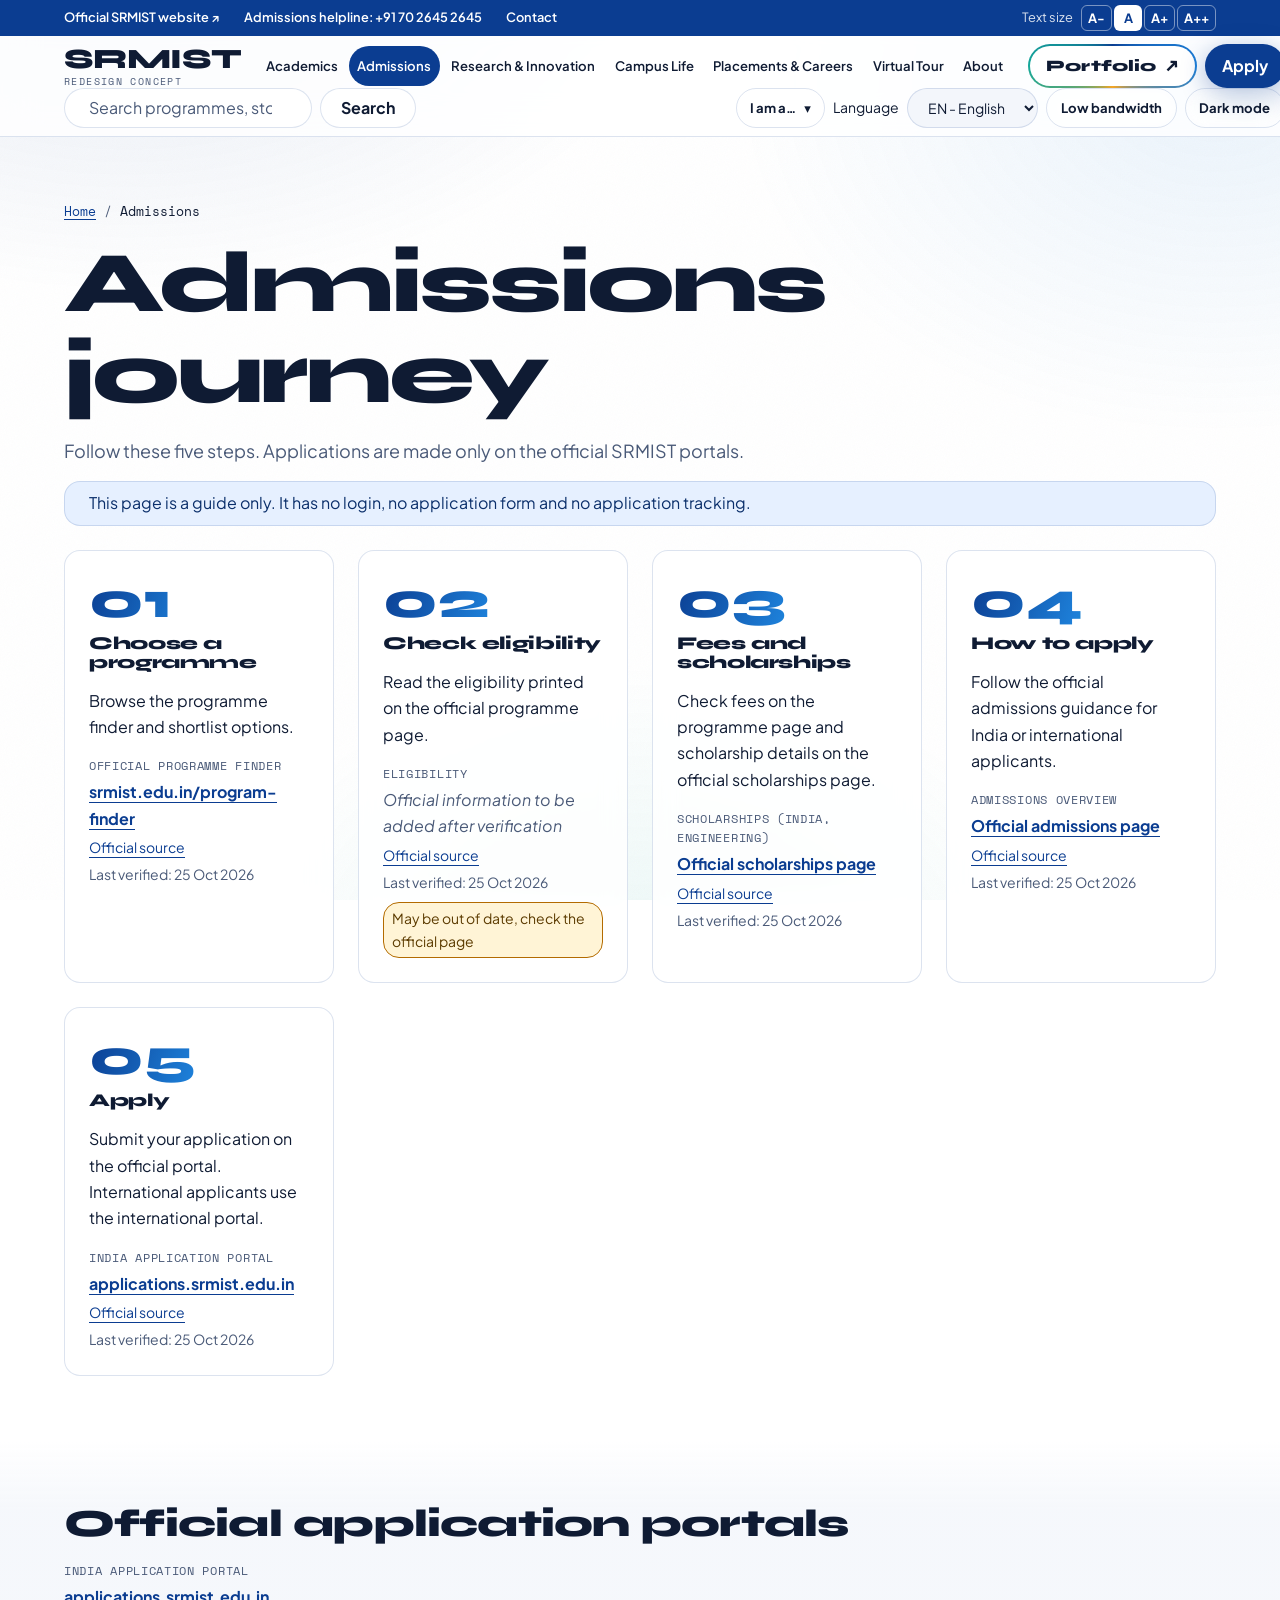
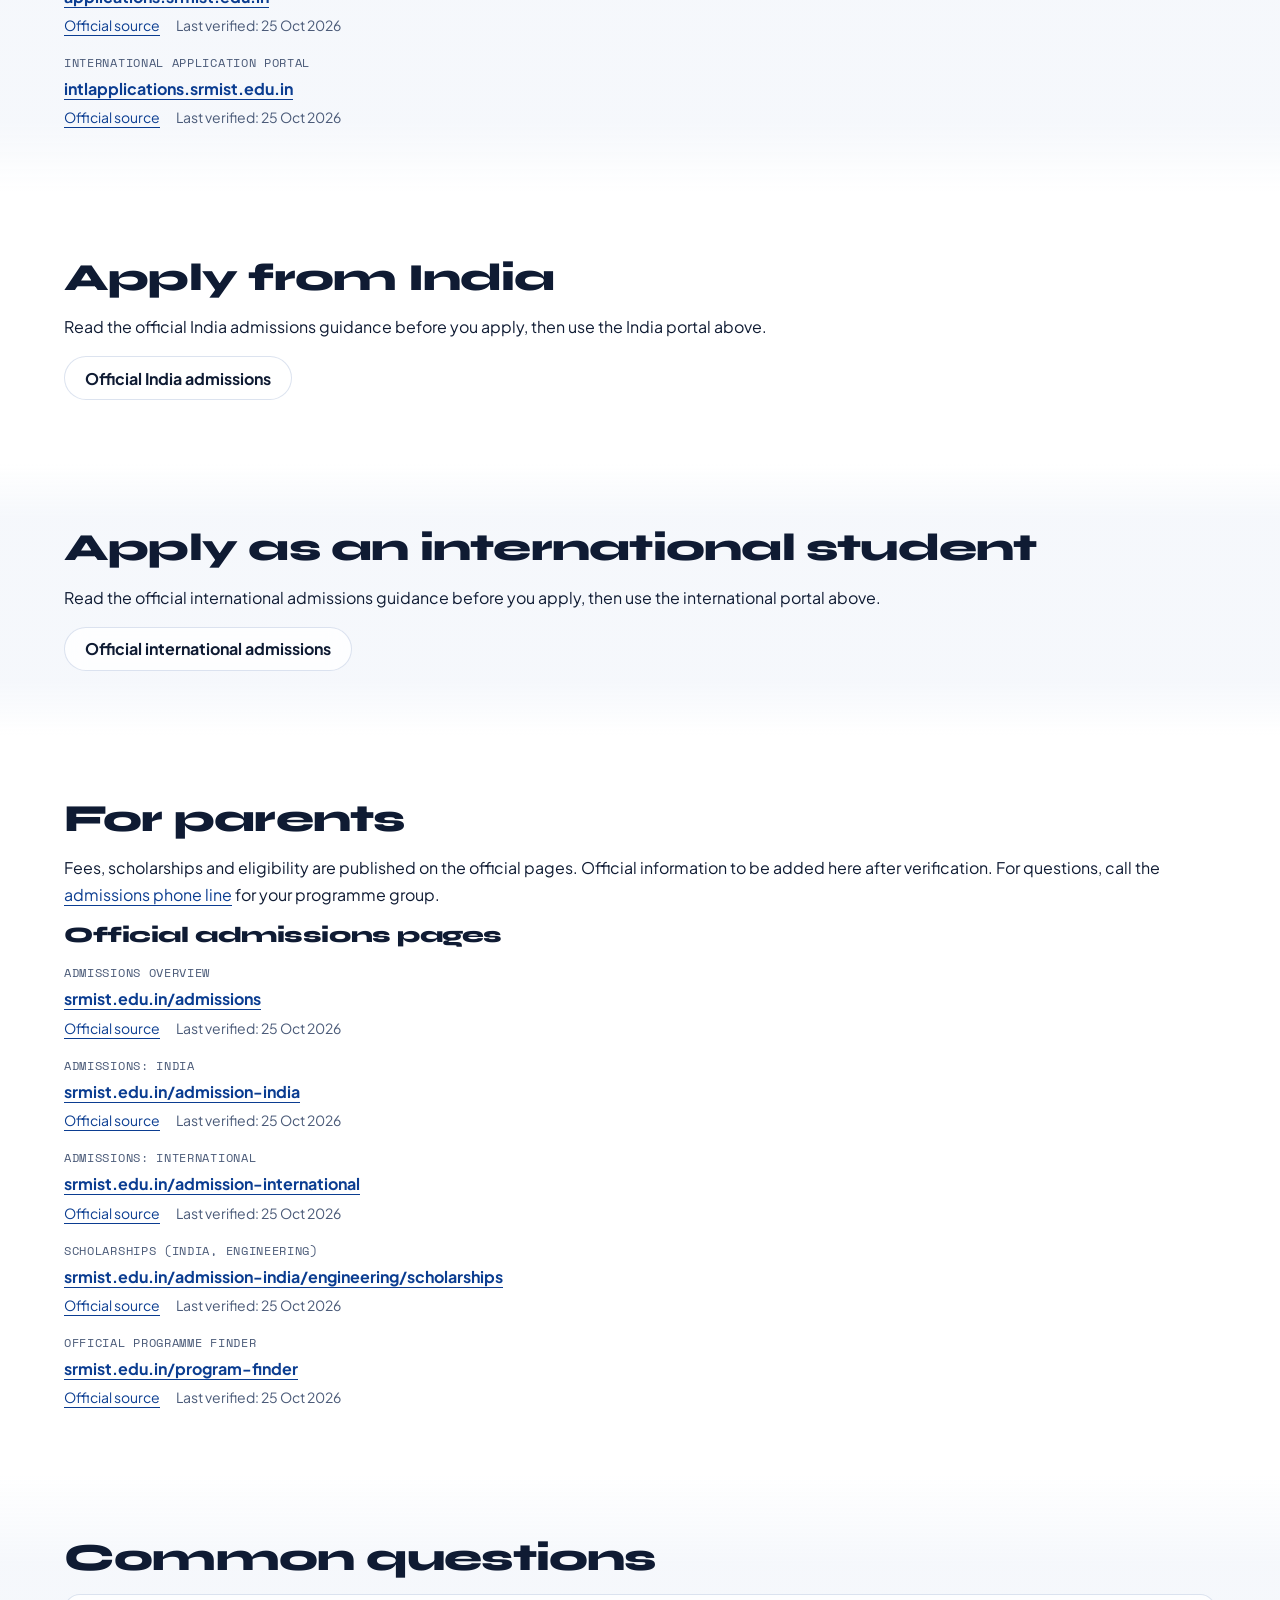
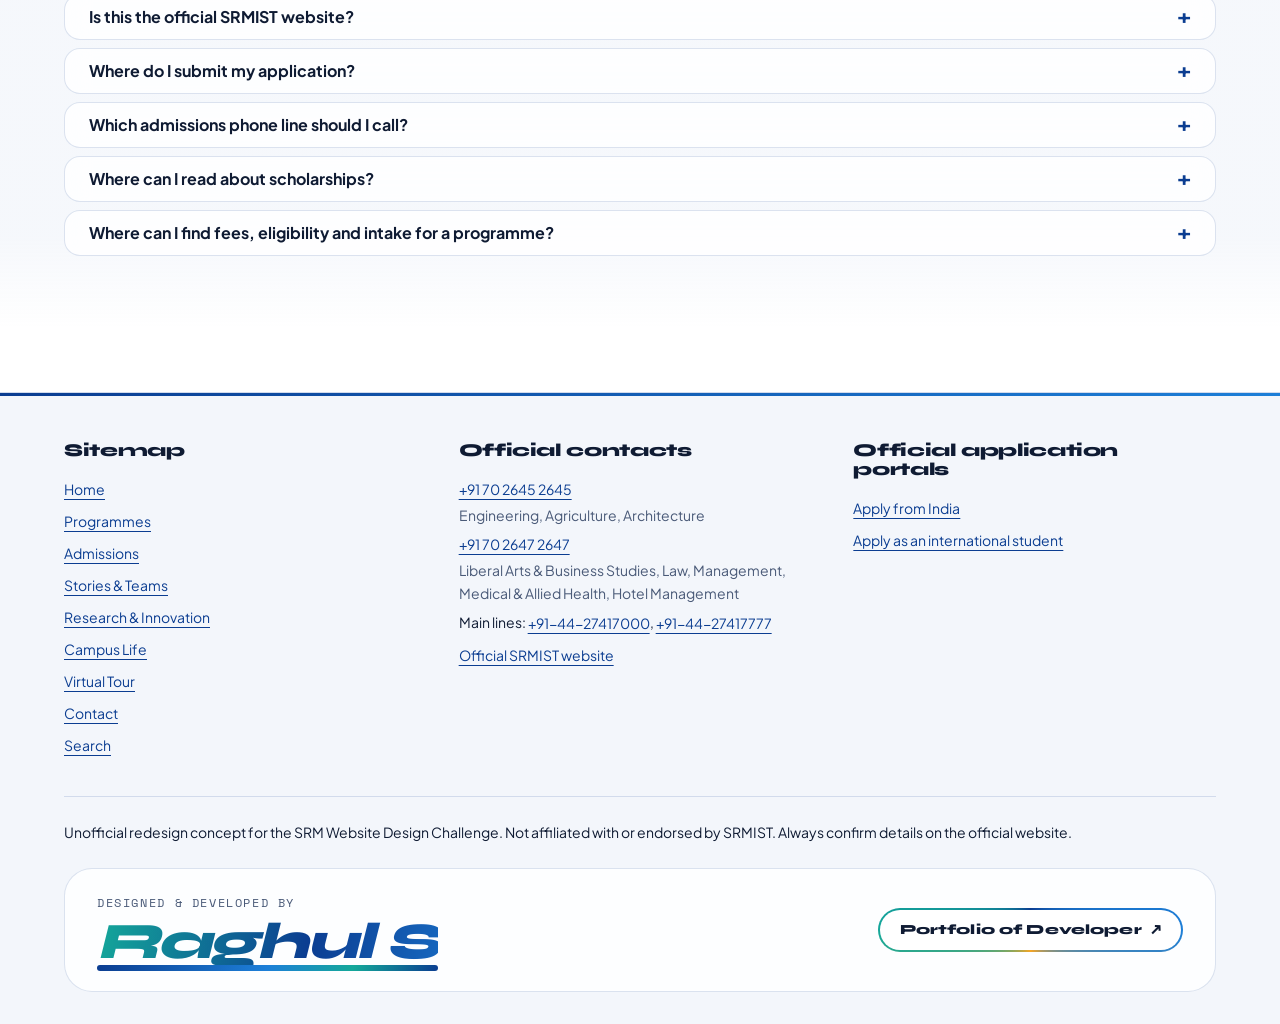
<file: admissions.html>
<!doctype html>
<html lang="en">
<head>
<meta charset="utf-8">
<meta name="viewport" content="width=device-width, initial-scale=1">
<title>Admissions journey | SRMIST redesign concept</title>
<meta name="description" content="Five admissions steps with sources, plus links to the official India and international application portals. No fake login or tracking.">
<meta name="robots" content="noindex, nofollow">
<meta name="theme-color" content="#09090f">
<meta property="og:type" content="website">
<meta property="og:title" content="Admissions journey | SRMIST redesign concept">
<meta property="og:description" content="Admissions in five steps with official sources.">
<link rel="preconnect" href="https://fonts.googleapis.com">
<link rel="preconnect" href="https://fonts.gstatic.com" crossorigin>
<link rel="stylesheet" href="https://fonts.googleapis.com/css2?family=Plus+Jakarta+Sans:wght@400;500;600;700;800&family=Space+Mono:wght@400;700&family=Syne:wght@700;800&display=swap">
<link rel="stylesheet" href="css/tokens.css">
<link rel="stylesheet" href="css/base.css">
<link rel="stylesheet" href="css/components.css">
<link rel="stylesheet" href="css/motion.css">
<script>try{var d=document.documentElement,t=localStorage.getItem('theme');if(t)d.dataset.theme=t;if(localStorage.getItem('lowband')==='1')d.classList.add('low-bandwidth')}catch(e){}</script>
<script type="module" src="js/main.js"></script>
<script type="module" src="js/fx.js"></script>
</head>
<body data-page="admissions">
<a class="skip-link" href="#main">Skip to main content</a>
<header id="site-header"><noscript><nav class="container" aria-label="Main links"><ul><li><a href="index.html">Home</a></li><li><a href="programs.html">Academics</a></li><li><a href="admissions.html">Admissions</a></li><li><a href="research.html">Research &amp; Innovation</a></li><li><a href="campus.html">Campus Life</a></li><li><a href="campus.html#placements">Placements &amp; Careers</a></li><li><a href="contact.html">About</a></li></ul></nav></noscript></header>
<main id="main" tabindex="-1">
  <div class="container section">
    <nav class="breadcrumbs" aria-label="Breadcrumb"><ol><li><a href="index.html">Home</a></li><li aria-current="page">Admissions</li></ol></nav>
    <h1 data-i18n="admissions.title">Admissions journey</h1>
    <p class="lede" data-i18n="admissions.intro">Follow these five steps. Applications are made only on the official SRMIST portals.</p>
    <p class="alert alert--info" role="note">This page is a guide only. It has no login, no application form and no application tracking.</p>
    <ol class="steps" id="adm-steps"><li class="step"><h3>Official admissions</h3><p><a href="https://www.srmist.edu.in/admissions/">Open the official admissions page</a>.</p></li></ol>
  </div>

  <section class="section section--alt" aria-labelledby="portals-title" id="portals">
    <div class="container">
      <h2 id="portals-title" data-i18n="admissions.portals">Official application portals</h2>
      <ul class="list-reset stack" id="adm-portals">
        <li><a href="https://applications.srmist.edu.in/" target="_blank" rel="noopener noreferrer">India application portal</a></li>
        <li><a href="https://intlapplications.srmist.edu.in/" target="_blank" rel="noopener noreferrer">International application portal</a></li>
      </ul>
    </div>
  </section>

  <section class="section" aria-labelledby="india-title" id="india">
    <div class="container">
      <h2 id="india-title" data-i18n="admissions.india">Apply from India</h2>
      <p>Read the official India admissions guidance before you apply, then use the India portal above.</p>
      <a class="btn" href="https://www.srmist.edu.in/admission-india/" target="_blank" rel="noopener noreferrer">Official India admissions<span class="visually-hidden"> (opens in a new tab)</span></a>
    </div>
  </section>

  <section class="section section--alt" aria-labelledby="intl-title" id="international">
    <div class="container">
      <h2 id="intl-title" data-i18n="admissions.international">Apply as an international student</h2>
      <p>Read the official international admissions guidance before you apply, then use the international portal above.</p>
      <a class="btn" href="https://www.srmist.edu.in/admission-international/" target="_blank" rel="noopener noreferrer">Official international admissions<span class="visually-hidden"> (opens in a new tab)</span></a>
    </div>
  </section>

  <section class="section" aria-labelledby="parents-title" id="parents">
    <div class="container">
      <h2 id="parents-title">For parents</h2>
      <p>Fees, scholarships and eligibility are published on the official pages. Official information to be added here after verification. For questions, call the <a href="contact.html">admissions phone line</a> for your programme group.</p>
      <h3>Official admissions pages</h3>
      <ul class="list-reset stack" id="adm-pages"><li><a href="https://www.srmist.edu.in/admissions/">Admissions overview</a></li></ul>
    </div>
  </section>

  <section class="section section--alt" aria-labelledby="faq-title" id="faq">
    <div class="container">
      <h2 id="faq-title" data-i18n="admissions.faq">Common questions</h2>
      <div id="adm-faq"></div>
    </div>
  </section>
</main>
<footer id="site-footer"></footer>
</body>
</html>
</file>
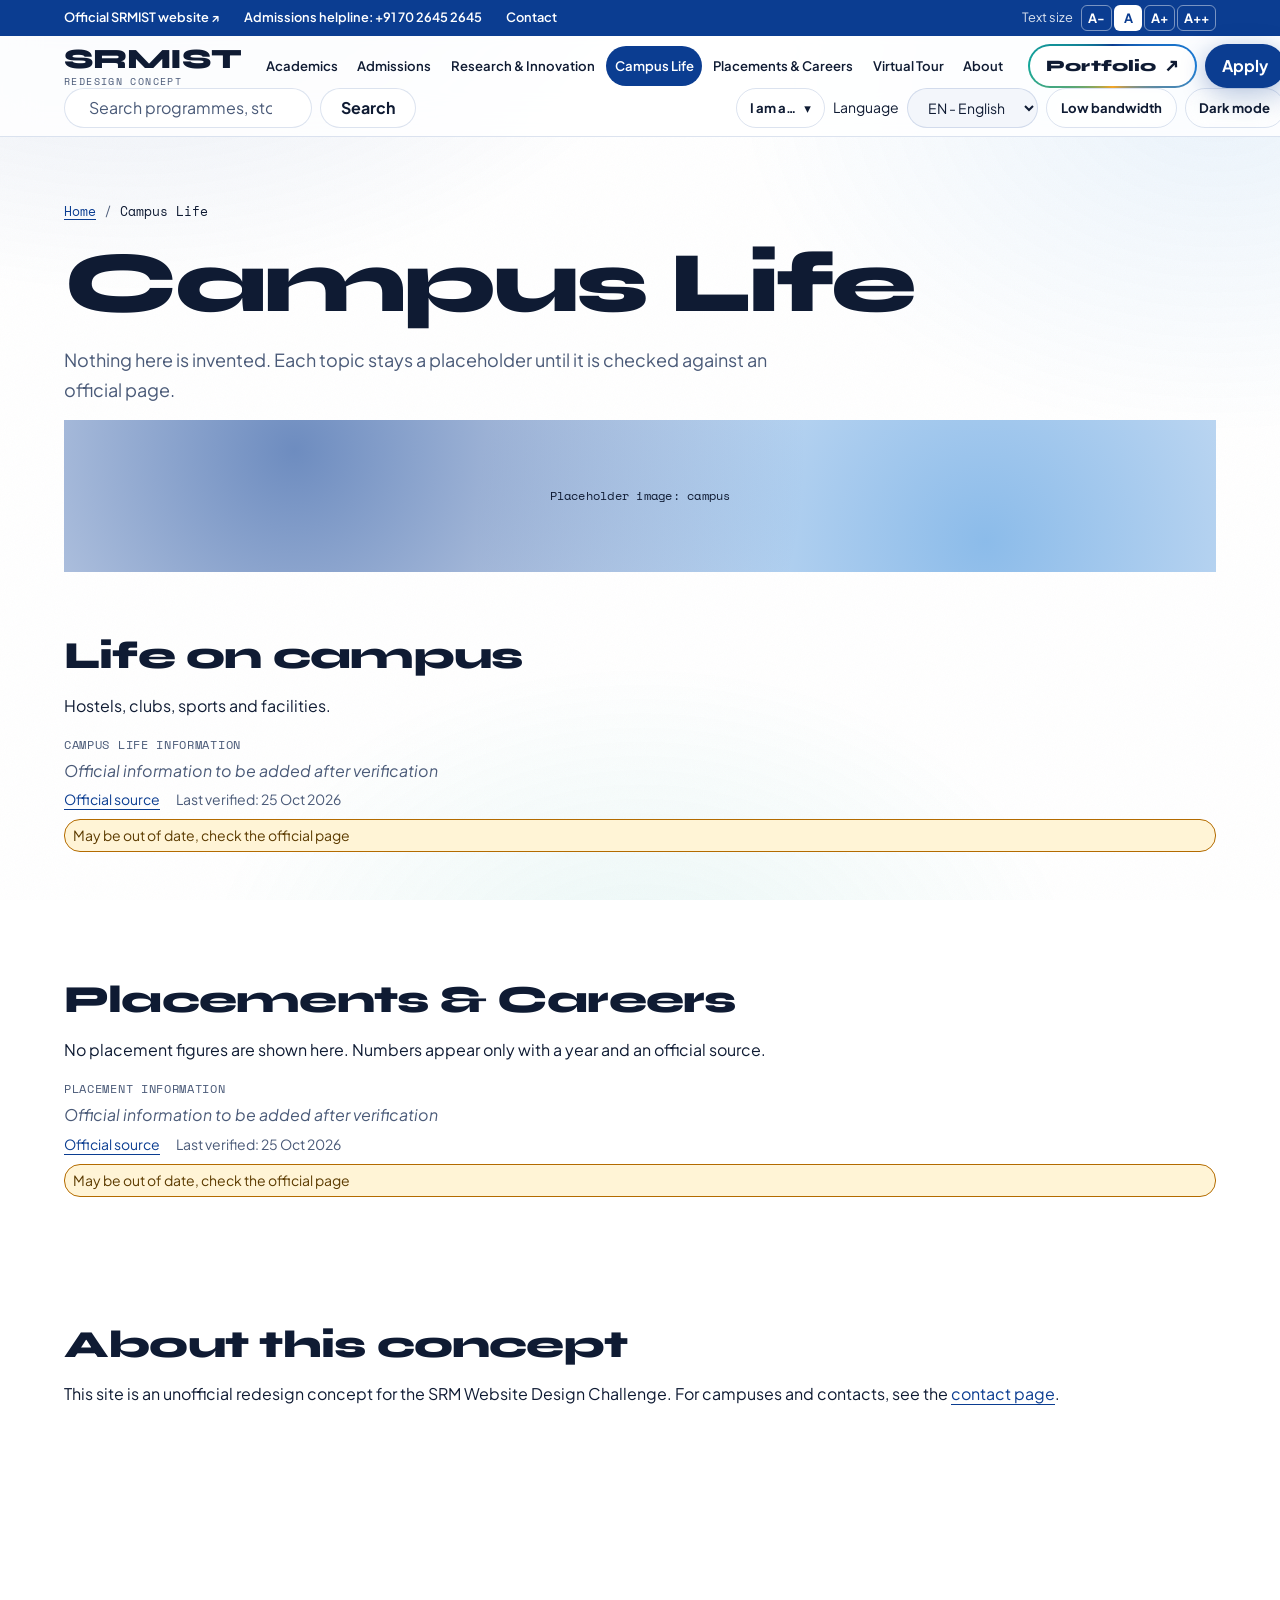
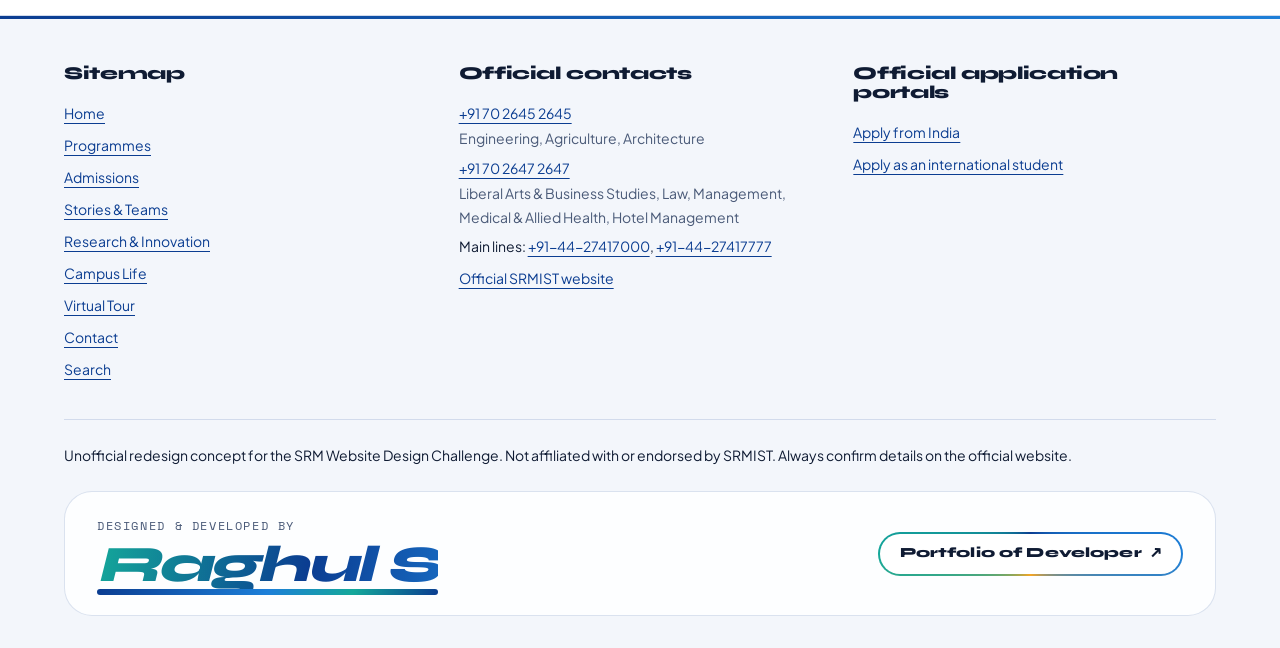
<file: campus.html>
<!doctype html>
<html lang="en">
<head>
<meta charset="utf-8">
<meta name="viewport" content="width=device-width, initial-scale=1">
<title>Campus Life | SRMIST redesign concept</title>
<meta name="description" content="Campus life and placements sections of the SRMIST redesign concept. Information is added only after verification.">
<meta name="robots" content="noindex, nofollow">
<meta name="theme-color" content="#09090f">
<meta property="og:type" content="website">
<meta property="og:title" content="Campus Life | SRMIST redesign concept">
<meta property="og:description" content="Campus life and careers, with official links.">
<link rel="preconnect" href="https://fonts.googleapis.com">
<link rel="preconnect" href="https://fonts.gstatic.com" crossorigin>
<link rel="stylesheet" href="https://fonts.googleapis.com/css2?family=Plus+Jakarta+Sans:wght@400;500;600;700;800&family=Space+Mono:wght@400;700&family=Syne:wght@700;800&display=swap">
<link rel="stylesheet" href="css/tokens.css">
<link rel="stylesheet" href="css/base.css">
<link rel="stylesheet" href="css/components.css">
<link rel="stylesheet" href="css/motion.css">
<script>try{var d=document.documentElement,t=localStorage.getItem('theme');if(t)d.dataset.theme=t;if(localStorage.getItem('lowband')==='1')d.classList.add('low-bandwidth')}catch(e){}</script>
<script type="module" src="js/main.js"></script>
<script type="module" src="js/fx.js"></script>
</head>
<body data-page="campus">
<a class="skip-link" href="#main">Skip to main content</a>
<header id="site-header"><noscript><nav class="container" aria-label="Main links"><ul><li><a href="index.html">Home</a></li><li><a href="programs.html">Academics</a></li><li><a href="admissions.html">Admissions</a></li><li><a href="research.html">Research &amp; Innovation</a></li><li><a href="campus.html">Campus Life</a></li><li><a href="campus.html#placements">Placements &amp; Careers</a></li><li><a href="contact.html">About</a></li></ul></nav></noscript></header>
<main id="main" tabindex="-1">
  <div class="container section">
    <nav class="breadcrumbs" aria-label="Breadcrumb"><ol><li><a href="index.html">Home</a></li><li aria-current="page">Campus Life</li></ol></nav>
    <h1>Campus Life</h1>
    <p class="lede">Nothing here is invented. Each topic stays a placeholder until it is checked against an official page.</p>
    <div class="ph-img" aria-hidden="true" data-decorative>Placeholder image: campus</div>

    <section class="section" aria-labelledby="life-title" id="life">
      <h2 id="life-title">Life on campus</h2>
      <p>Hostels, clubs, sports and facilities.</p>
      <div data-fact-placeholder="Campus life information">Official information to be added after verification. <a href="https://www.srmist.edu.in/">Official site</a></div>
    </section>

    <section class="section" aria-labelledby="placements-title" id="placements">
      <h2 id="placements-title">Placements &amp; Careers</h2>
      <p>No placement figures are shown here. Numbers appear only with a year and an official source.</p>
      <div data-fact-placeholder="Placement information">Official information to be added after verification. <a href="https://www.srmist.edu.in/">Official site</a></div>
    </section>

    <section class="section" aria-labelledby="about-title" id="about">
      <h2 id="about-title">About this concept</h2>
      <p>This site is an unofficial redesign concept for the SRM Website Design Challenge. For campuses and contacts, see the <a href="contact.html">contact page</a>.</p>
    </section>
  </div>
</main>
<footer id="site-footer"></footer>
</body>
</html>
</file>
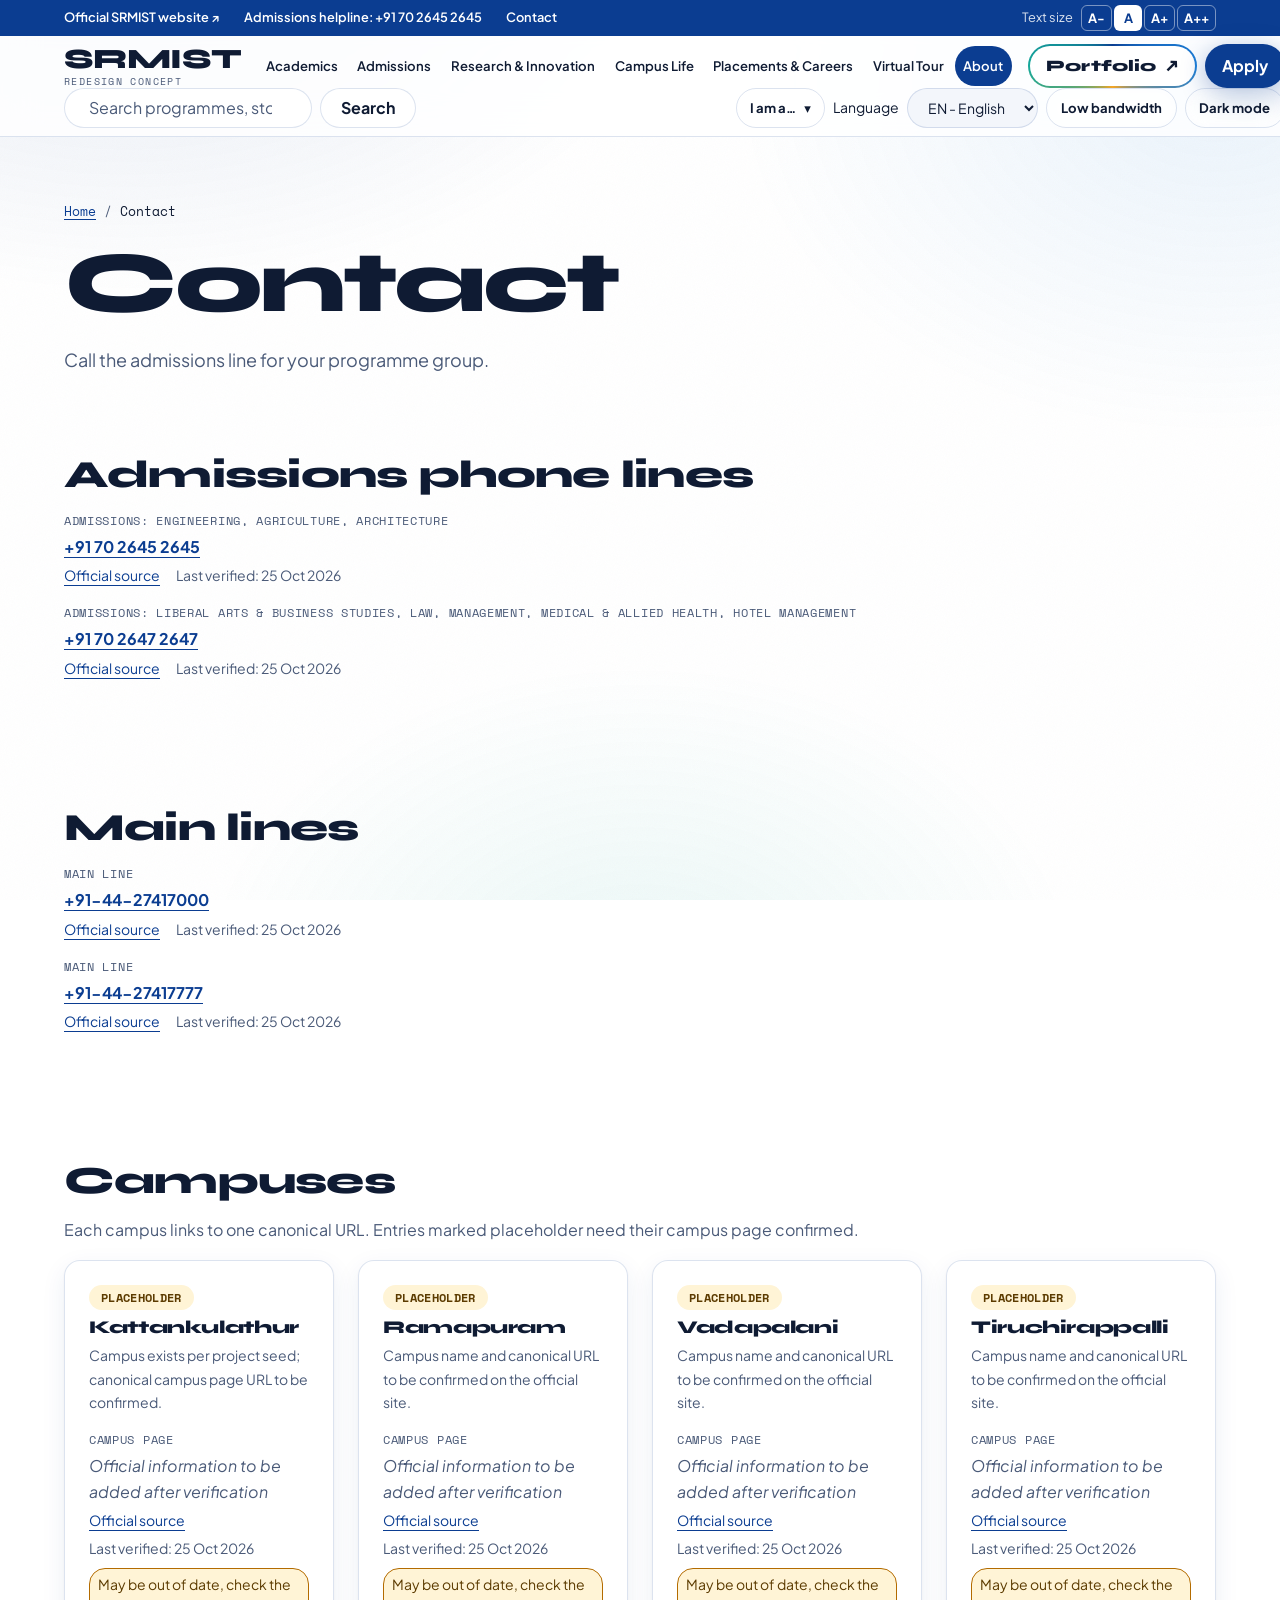
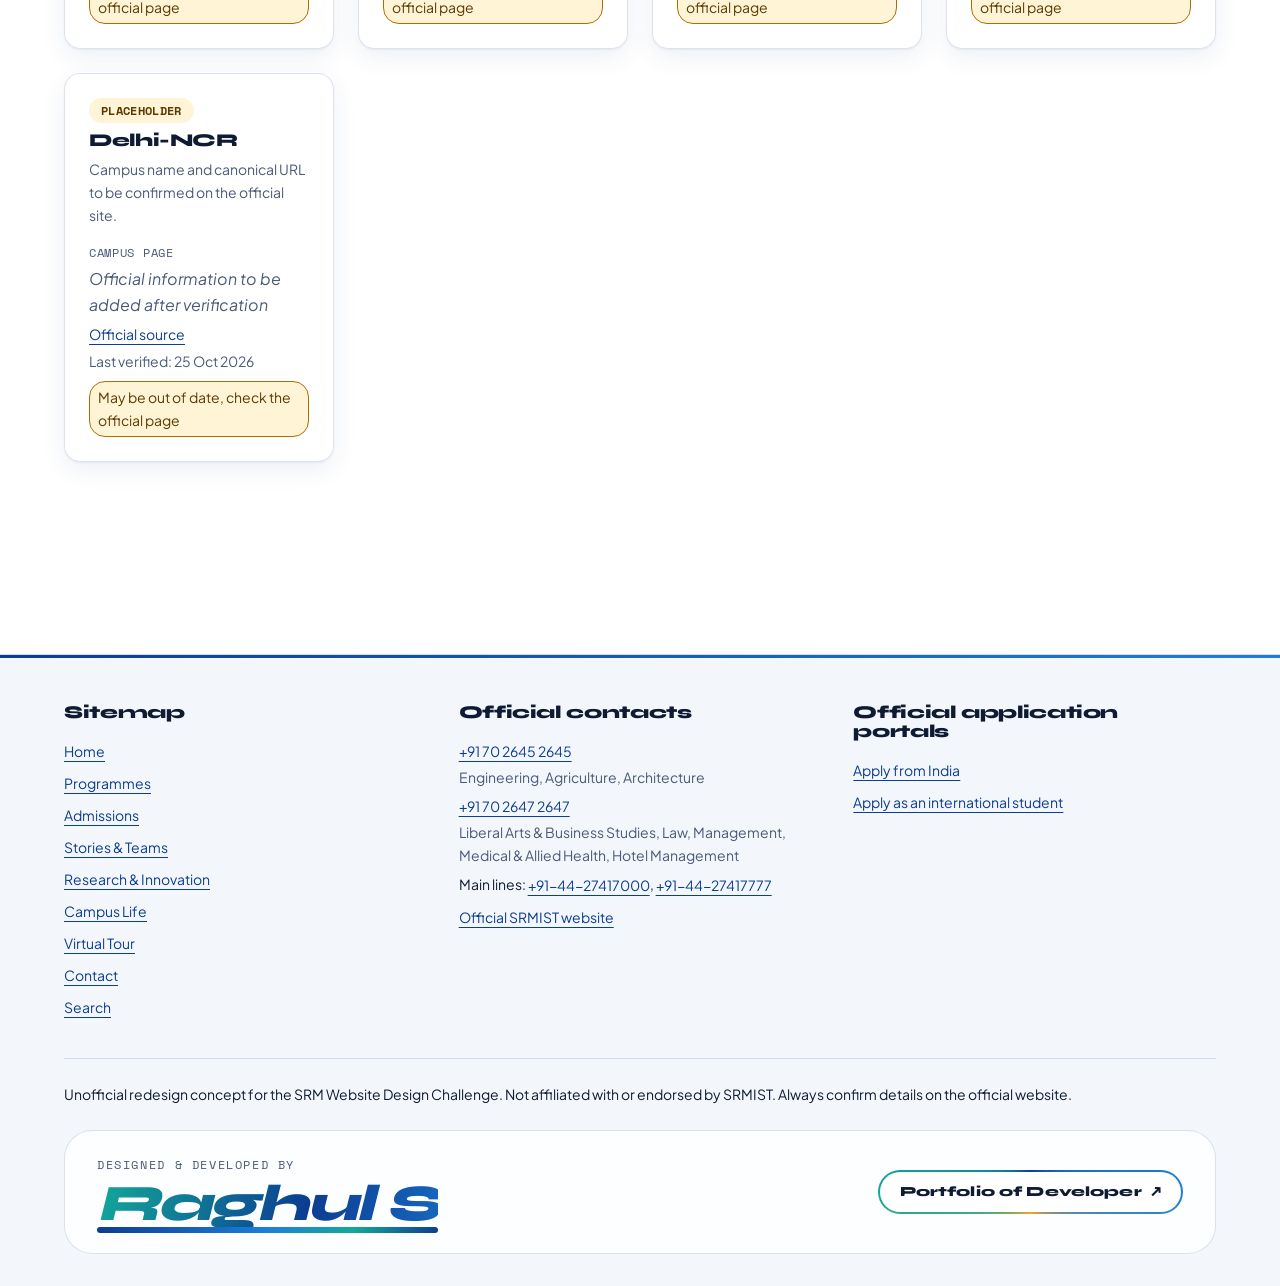
<file: contact.html>
<!doctype html>
<html lang="en">
<head>
<meta charset="utf-8">
<meta name="viewport" content="width=device-width, initial-scale=1">
<title>Contact | SRMIST redesign concept</title>
<meta name="description" content="Official SRMIST admissions phone lines by programme group, main lines and campus links.">
<meta name="robots" content="noindex, nofollow">
<meta name="theme-color" content="#09090f">
<meta property="og:type" content="website">
<meta property="og:title" content="Contact | SRMIST redesign concept">
<meta property="og:description" content="Admissions phone lines and campuses.">
<link rel="preconnect" href="https://fonts.googleapis.com">
<link rel="preconnect" href="https://fonts.gstatic.com" crossorigin>
<link rel="stylesheet" href="https://fonts.googleapis.com/css2?family=Plus+Jakarta+Sans:wght@400;500;600;700;800&family=Space+Mono:wght@400;700&family=Syne:wght@700;800&display=swap">
<link rel="stylesheet" href="css/tokens.css">
<link rel="stylesheet" href="css/base.css">
<link rel="stylesheet" href="css/components.css">
<link rel="stylesheet" href="css/motion.css">
<script>try{var d=document.documentElement,t=localStorage.getItem('theme');if(t)d.dataset.theme=t;if(localStorage.getItem('lowband')==='1')d.classList.add('low-bandwidth')}catch(e){}</script>
<script type="module" src="js/main.js"></script>
<script type="module" src="js/fx.js"></script>
</head>
<body data-page="contact">
<a class="skip-link" href="#main">Skip to main content</a>
<header id="site-header"><noscript><nav class="container" aria-label="Main links"><ul><li><a href="index.html">Home</a></li><li><a href="programs.html">Academics</a></li><li><a href="admissions.html">Admissions</a></li><li><a href="research.html">Research &amp; Innovation</a></li><li><a href="campus.html">Campus Life</a></li><li><a href="campus.html#placements">Placements &amp; Careers</a></li><li><a href="contact.html">About</a></li></ul></nav></noscript></header>
<main id="main" tabindex="-1">
  <div class="container section">
    <nav class="breadcrumbs" aria-label="Breadcrumb"><ol><li><a href="index.html">Home</a></li><li aria-current="page">Contact</li></ol></nav>
    <h1 data-i18n="contact.title">Contact</h1>
    <p class="lede" data-i18n="contact.intro">Call the admissions line for your programme group.</p>

    <section class="section" aria-labelledby="ph-title">
      <h2 id="ph-title" data-i18n="contact.phones">Admissions phone lines</h2>
      <div id="contact-phones"><ul class="list-reset stack"><li>Engineering, Agriculture, Architecture: <a href="tel:+917026452645">+91 70 2645 2645</a></li><li>Liberal Arts &amp; Business Studies, Law, Management, Medical &amp; Allied Health, Hotel Management: <a href="tel:+917026472647">+91 70 2647 2647</a></li></ul></div>
    </section>

    <section class="section" aria-labelledby="main-title">
      <h2 id="main-title" data-i18n="contact.main">Main lines</h2>
      <div id="contact-main"><ul class="list-reset stack"><li><a href="tel:+914427417000">+91-44-27417000</a></li><li><a href="tel:+914427417777">+91-44-27417777</a></li></ul></div>
    </section>

    <section class="section" aria-labelledby="camp-title">
      <h2 id="camp-title" data-i18n="contact.campuses">Campuses</h2>
      <p class="muted">Each campus links to one canonical URL. Entries marked placeholder need their campus page confirmed.</p>
      <div class="grid" id="contact-campuses"></div>
    </section>
  </div>
</main>
<footer id="site-footer"></footer>
</body>
</html>
</file>
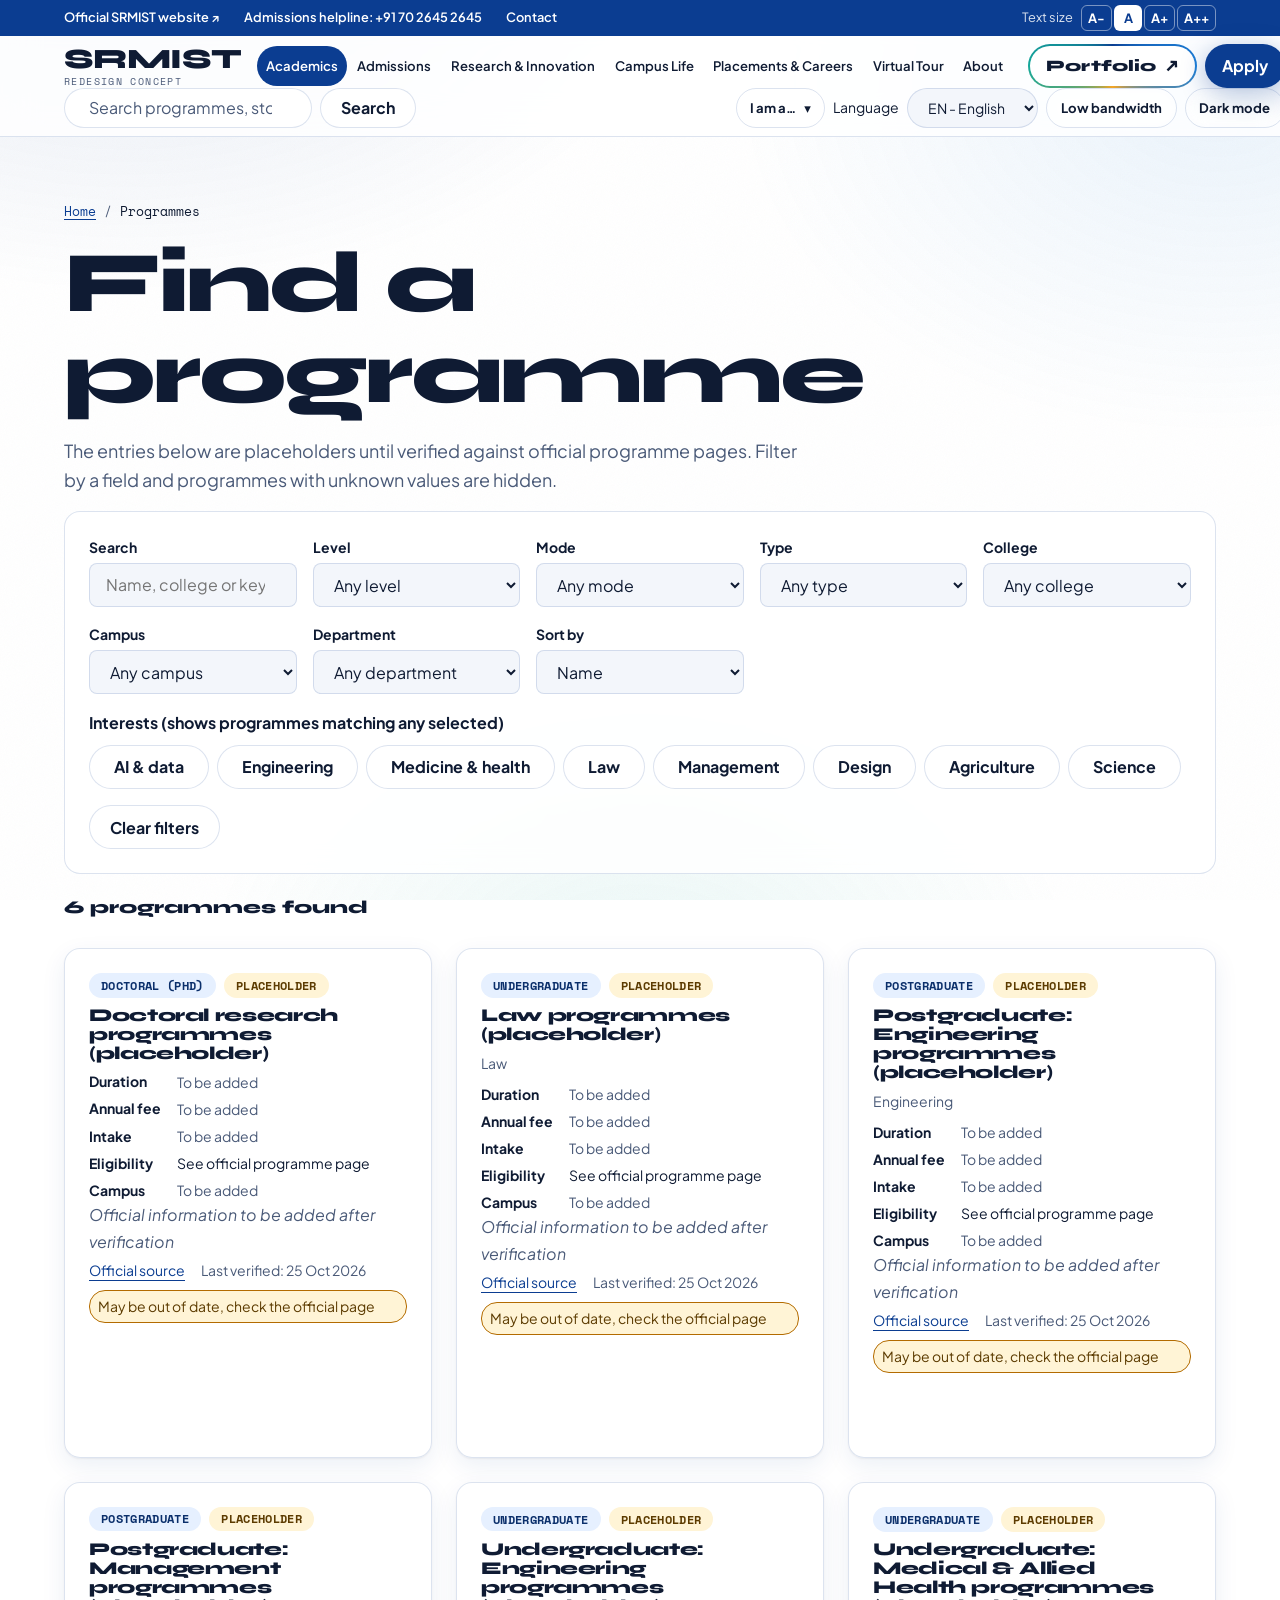
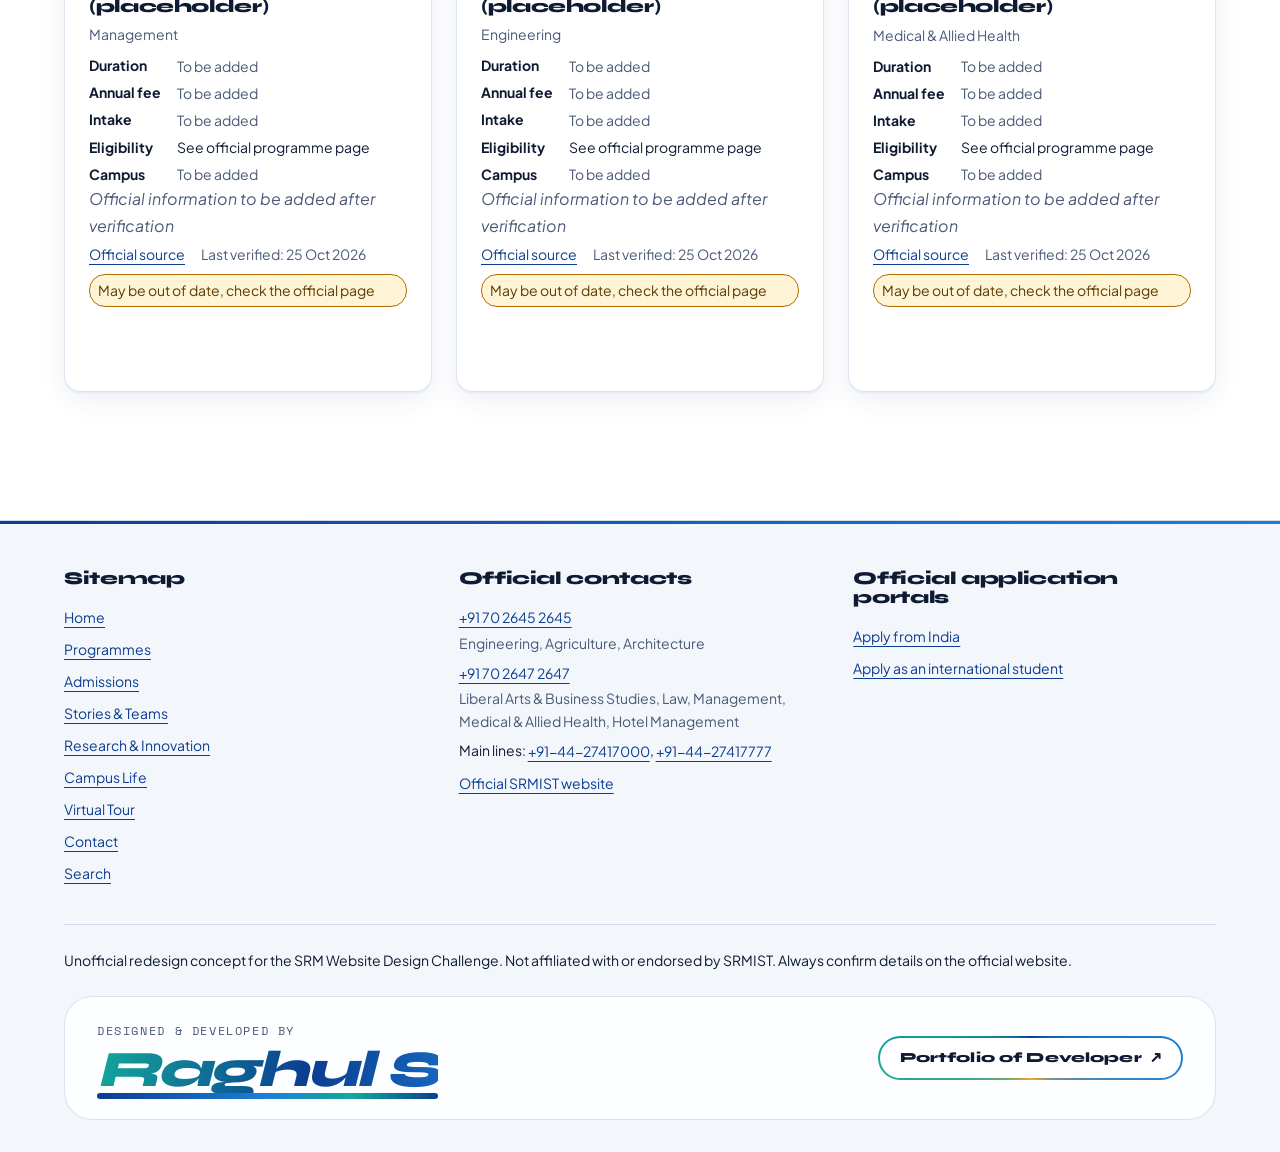
<file: programs.html>
<!doctype html>
<html lang="en">
<head>
<meta charset="utf-8">
<meta name="viewport" content="width=device-width, initial-scale=1">
<title>Find a programme | SRMIST redesign concept</title>
<meta name="description" content="Filter programmes by level, mode, college, campus and interest. Unconfirmed details are clearly marked and link to the official page.">
<meta name="robots" content="noindex, nofollow">
<meta name="theme-color" content="#09090f">
<meta property="og:type" content="website">
<meta property="og:title" content="Find a programme | SRMIST redesign concept">
<meta property="og:description" content="Programme finder for the unofficial SRMIST redesign concept.">
<link rel="preconnect" href="https://fonts.googleapis.com">
<link rel="preconnect" href="https://fonts.gstatic.com" crossorigin>
<link rel="stylesheet" href="https://fonts.googleapis.com/css2?family=Plus+Jakarta+Sans:wght@400;500;600;700;800&family=Space+Mono:wght@400;700&family=Syne:wght@700;800&display=swap">
<link rel="stylesheet" href="css/tokens.css">
<link rel="stylesheet" href="css/base.css">
<link rel="stylesheet" href="css/components.css">
<link rel="stylesheet" href="css/motion.css">
<script>try{var d=document.documentElement,t=localStorage.getItem('theme');if(t)d.dataset.theme=t;if(localStorage.getItem('lowband')==='1')d.classList.add('low-bandwidth')}catch(e){}</script>
<script type="module" src="js/main.js"></script>
<script type="module" src="js/fx.js"></script>
<script type="module" src="js/finder.js"></script>
</head>
<body data-page="programs">
<a class="skip-link" href="#main">Skip to main content</a>
<header id="site-header"><noscript><nav class="container" aria-label="Main links"><ul><li><a href="index.html">Home</a></li><li><a href="programs.html">Academics</a></li><li><a href="admissions.html">Admissions</a></li><li><a href="research.html">Research &amp; Innovation</a></li><li><a href="campus.html">Campus Life</a></li><li><a href="campus.html#placements">Placements &amp; Careers</a></li><li><a href="contact.html">About</a></li></ul></nav></noscript></header>
<main id="main" tabindex="-1">
  <div class="container section">
    <nav class="breadcrumbs" aria-label="Breadcrumb"><ol><li><a href="index.html">Home</a></li><li aria-current="page">Programmes</li></ol></nav>
    <h1>Find a programme</h1>
    <p class="lede">The entries below are placeholders until verified against official programme pages. Filter by a field and programmes with unknown values are hidden.</p>
    <p class="alert alert--info" id="audience-note" hidden></p>
    <noscript><p class="alert alert--warn">The finder needs JavaScript. Use the <a href="https://www.srmist.edu.in/program-finder/">official programme finder</a>.</p></noscript>

    <form id="finder-form" class="filters" role="search" aria-label="Programme filters">
      <div class="field"><label class="field__label" for="f-q">Search</label><input class="field__control" type="search" id="f-q" autocomplete="off" placeholder="Name, college or keyword"></div>
      <div class="field"><label class="field__label" for="f-level">Level</label><select class="field__control" id="f-level"><option value="">Any level</option></select></div>
      <div class="field"><label class="field__label" for="f-mode">Mode</label><select class="field__control" id="f-mode"><option value="">Any mode</option></select></div>
      <div class="field"><label class="field__label" for="f-type">Type</label><select class="field__control" id="f-type"><option value="">Any type</option></select></div>
      <div class="field"><label class="field__label" for="f-college">College</label><select class="field__control" id="f-college"><option value="">Any college</option></select></div>
      <div class="field"><label class="field__label" for="f-campus">Campus</label><select class="field__control" id="f-campus"><option value="">Any campus</option></select></div>
      <div class="field"><label class="field__label" for="f-dept">Department</label><select class="field__control" id="f-dept"><option value="">Any department</option></select></div>
      <div class="field"><label class="field__label" for="f-sort">Sort by</label>
        <select class="field__control" id="f-sort"><option value="name">Name</option><option value="fee">Annual fee (low to high)</option><option value="duration">Duration (short to long)</option></select></div>
      <fieldset><legend>Interests (shows programmes matching any selected)</legend><ul class="chip-group" id="f-interests"></ul></fieldset>
      <div><button type="button" class="btn" id="f-clear">Clear filters</button></div>
    </form>

    <div class="results-bar"><p id="result-count" role="status" aria-live="polite" class="h4">Loading programmes</p></div>
    <div id="results" class="grid grid--2"></div>
  </div>
</main>
<footer id="site-footer"></footer>
</body>
</html>
</file>
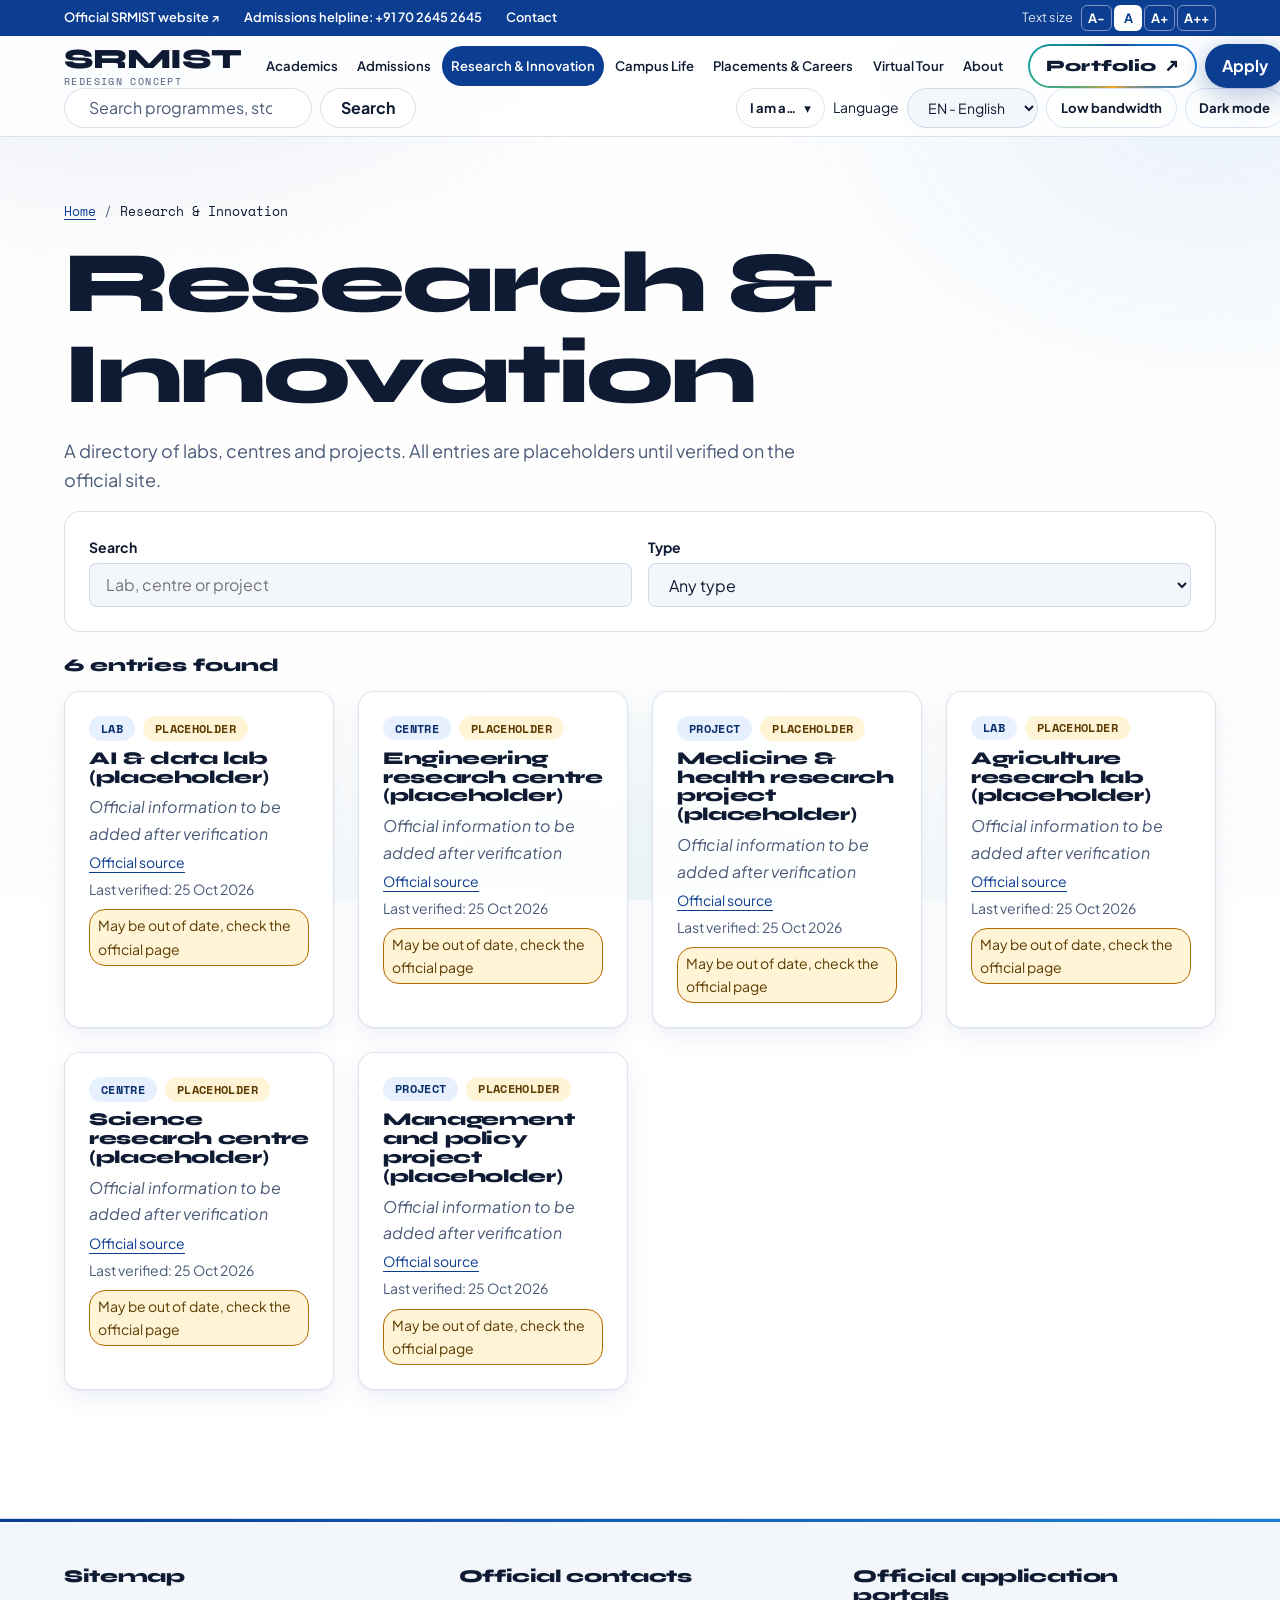
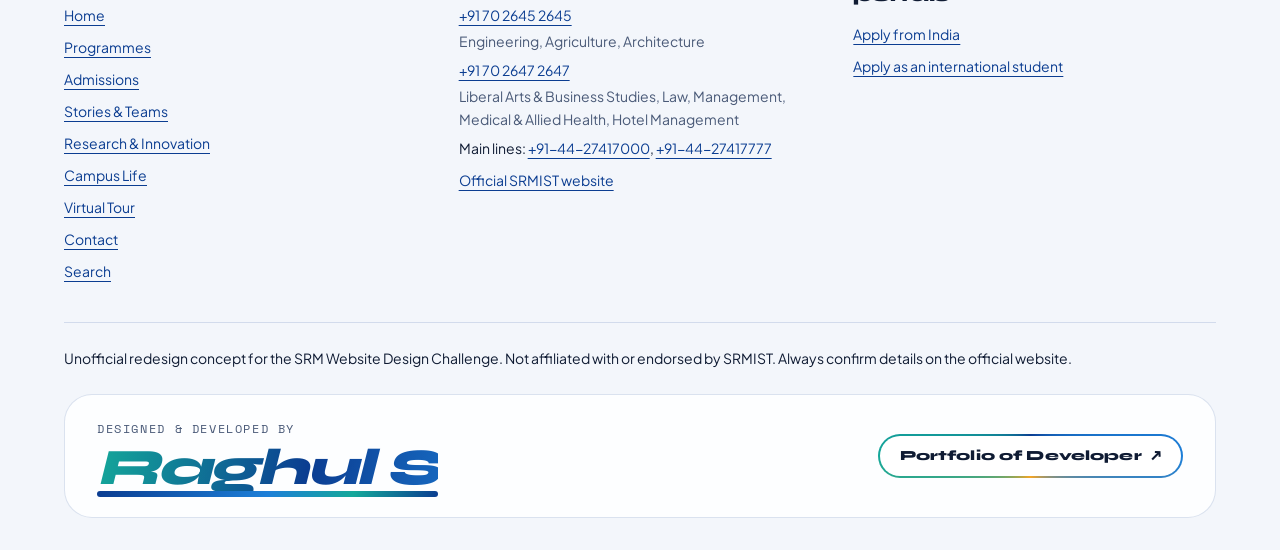
<file: research.html>
<!doctype html>
<html lang="en">
<head>
<meta charset="utf-8">
<meta name="viewport" content="width=device-width, initial-scale=1">
<title>Research &amp; Innovation | SRMIST redesign concept</title>
<meta name="description" content="A searchable directory of research labs, centres and projects. Entries are placeholders with links to the official site.">
<meta name="robots" content="noindex, nofollow">
<meta name="theme-color" content="#09090f">
<meta property="og:type" content="website">
<meta property="og:title" content="Research &amp; Innovation | SRMIST redesign concept">
<meta property="og:description" content="Research directory for the unofficial SRMIST redesign concept.">
<link rel="preconnect" href="https://fonts.googleapis.com">
<link rel="preconnect" href="https://fonts.gstatic.com" crossorigin>
<link rel="stylesheet" href="https://fonts.googleapis.com/css2?family=Plus+Jakarta+Sans:wght@400;500;600;700;800&family=Space+Mono:wght@400;700&family=Syne:wght@700;800&display=swap">
<link rel="stylesheet" href="css/tokens.css">
<link rel="stylesheet" href="css/base.css">
<link rel="stylesheet" href="css/components.css">
<link rel="stylesheet" href="css/motion.css">
<script>try{var d=document.documentElement,t=localStorage.getItem('theme');if(t)d.dataset.theme=t;if(localStorage.getItem('lowband')==='1')d.classList.add('low-bandwidth')}catch(e){}</script>
<script type="module" src="js/main.js"></script>
<script type="module" src="js/fx.js"></script>
</head>
<body data-page="research">
<a class="skip-link" href="#main">Skip to main content</a>
<header id="site-header"><noscript><nav class="container" aria-label="Main links"><ul><li><a href="index.html">Home</a></li><li><a href="programs.html">Academics</a></li><li><a href="admissions.html">Admissions</a></li><li><a href="research.html">Research &amp; Innovation</a></li><li><a href="campus.html">Campus Life</a></li><li><a href="campus.html#placements">Placements &amp; Careers</a></li><li><a href="contact.html">About</a></li></ul></nav></noscript></header>
<main id="main" tabindex="-1">
  <div class="container section">
    <nav class="breadcrumbs" aria-label="Breadcrumb"><ol><li><a href="index.html">Home</a></li><li aria-current="page">Research &amp; Innovation</li></ol></nav>
    <h1>Research &amp; Innovation</h1>
    <p class="lede">A directory of labs, centres and projects. All entries are placeholders until verified on the official site.</p>
    <form id="r-form" class="filters" role="search" aria-label="Research directory">
      <div class="field"><label class="field__label" for="r-q">Search</label><input class="field__control" type="search" id="r-q" autocomplete="off" placeholder="Lab, centre or project"></div>
      <div class="field"><label class="field__label" for="r-type">Type</label><select class="field__control" id="r-type"><option value="">Any type</option></select></div>
    </form>
    <p id="r-count" role="status" aria-live="polite" class="h4">Loading</p>
    <div class="grid" id="r-results"></div>
  </div>
</main>
<footer id="site-footer"></footer>
</body>
</html>
</file>
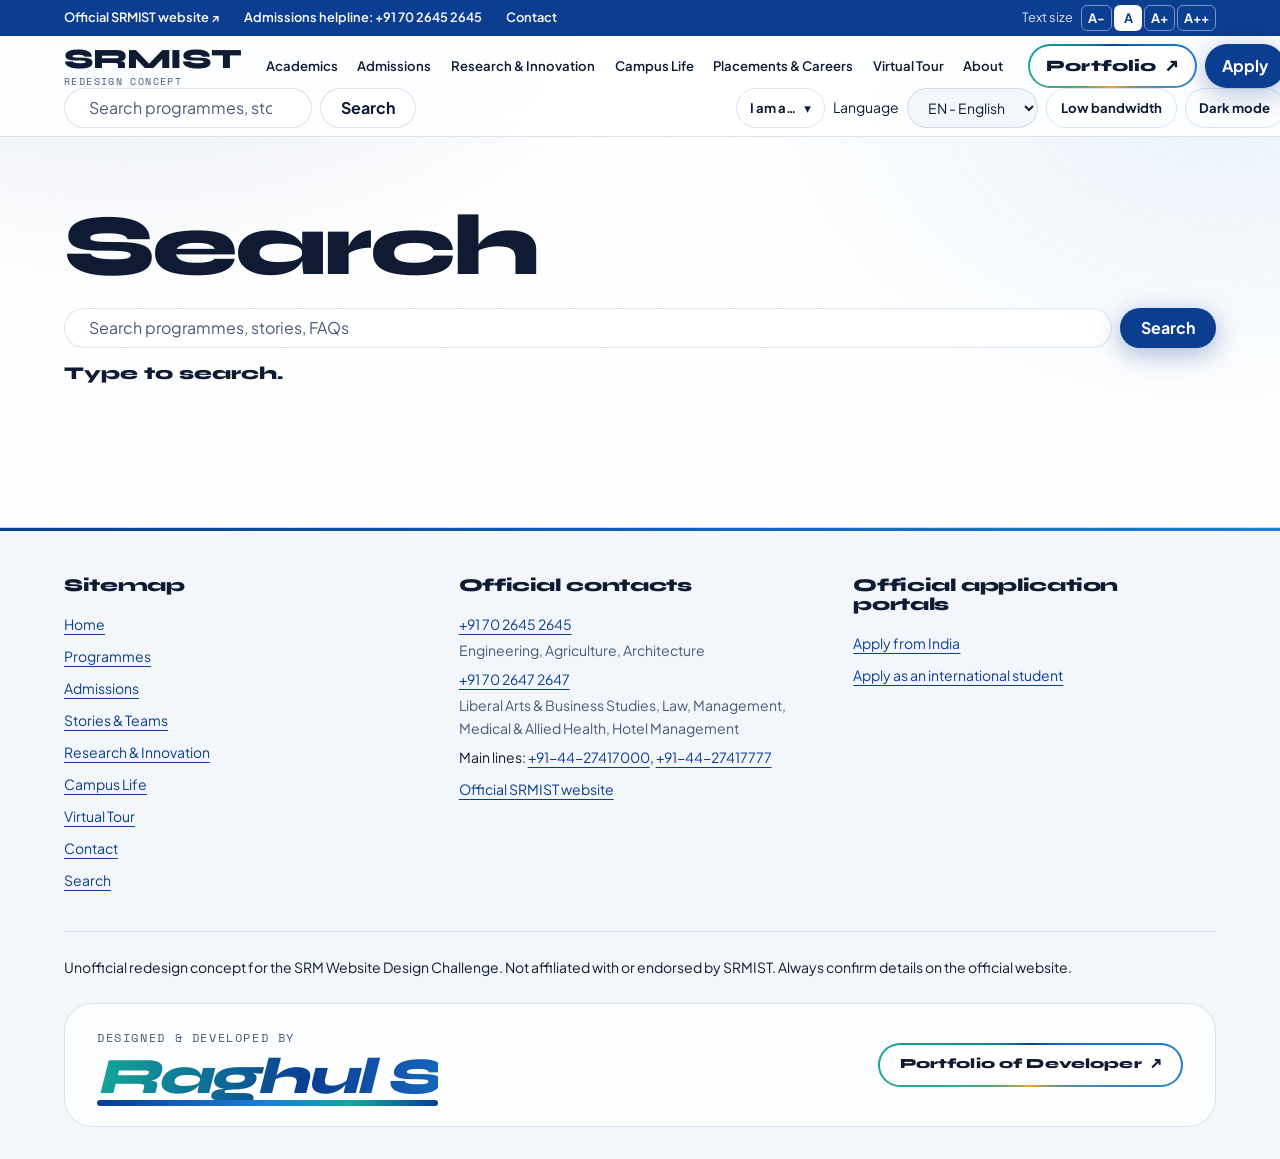
<file: search.html>
<!doctype html>
<html lang="en">
<head>
<meta charset="utf-8">
<meta name="viewport" content="width=device-width, initial-scale=1">
<title>Search | SRMIST redesign concept</title>
<meta name="description" content="Search pages, programmes, stories, research and FAQs on the SRMIST redesign concept.">
<meta name="robots" content="noindex, nofollow">
<meta name="theme-color" content="#09090f">
<meta property="og:type" content="website">
<meta property="og:title" content="Search | SRMIST redesign concept">
<meta property="og:description" content="Site search for the unofficial SRMIST redesign concept.">
<link rel="preconnect" href="https://fonts.googleapis.com">
<link rel="preconnect" href="https://fonts.gstatic.com" crossorigin>
<link rel="stylesheet" href="https://fonts.googleapis.com/css2?family=Plus+Jakarta+Sans:wght@400;500;600;700;800&family=Space+Mono:wght@400;700&family=Syne:wght@700;800&display=swap">
<link rel="stylesheet" href="css/tokens.css">
<link rel="stylesheet" href="css/base.css">
<link rel="stylesheet" href="css/components.css">
<link rel="stylesheet" href="css/motion.css">
<script>try{var d=document.documentElement,t=localStorage.getItem('theme');if(t)d.dataset.theme=t;if(localStorage.getItem('lowband')==='1')d.classList.add('low-bandwidth')}catch(e){}</script>
<script type="module" src="js/main.js"></script>
<script type="module" src="js/fx.js"></script>
<script type="module" src="js/search.js"></script>
</head>
<body data-page="search">
<a class="skip-link" href="#main">Skip to main content</a>
<header id="site-header"><noscript><nav class="container" aria-label="Main links"><ul><li><a href="index.html">Home</a></li><li><a href="programs.html">Academics</a></li><li><a href="admissions.html">Admissions</a></li><li><a href="research.html">Research &amp; Innovation</a></li><li><a href="campus.html">Campus Life</a></li><li><a href="campus.html#placements">Placements &amp; Careers</a></li><li><a href="contact.html">About</a></li></ul></nav></noscript></header>
<main id="main" tabindex="-1">
  <div class="container section">
    <h1>Search</h1>
    <form id="s-form" class="search-form" role="search" action="search.html" method="get">
      <label class="visually-hidden" for="s-q">Search this site</label>
      <input type="search" id="s-q" name="q" autocomplete="off" placeholder="Search programmes, stories, FAQs">
      <button class="btn btn--primary" type="submit">Search</button>
    </form>
    <p id="s-count" role="status" aria-live="polite" class="h4">Type to search.</p>
    <div id="s-results"></div>
  </div>
</main>
<footer id="site-footer"></footer>
</body>
</html>
</file>
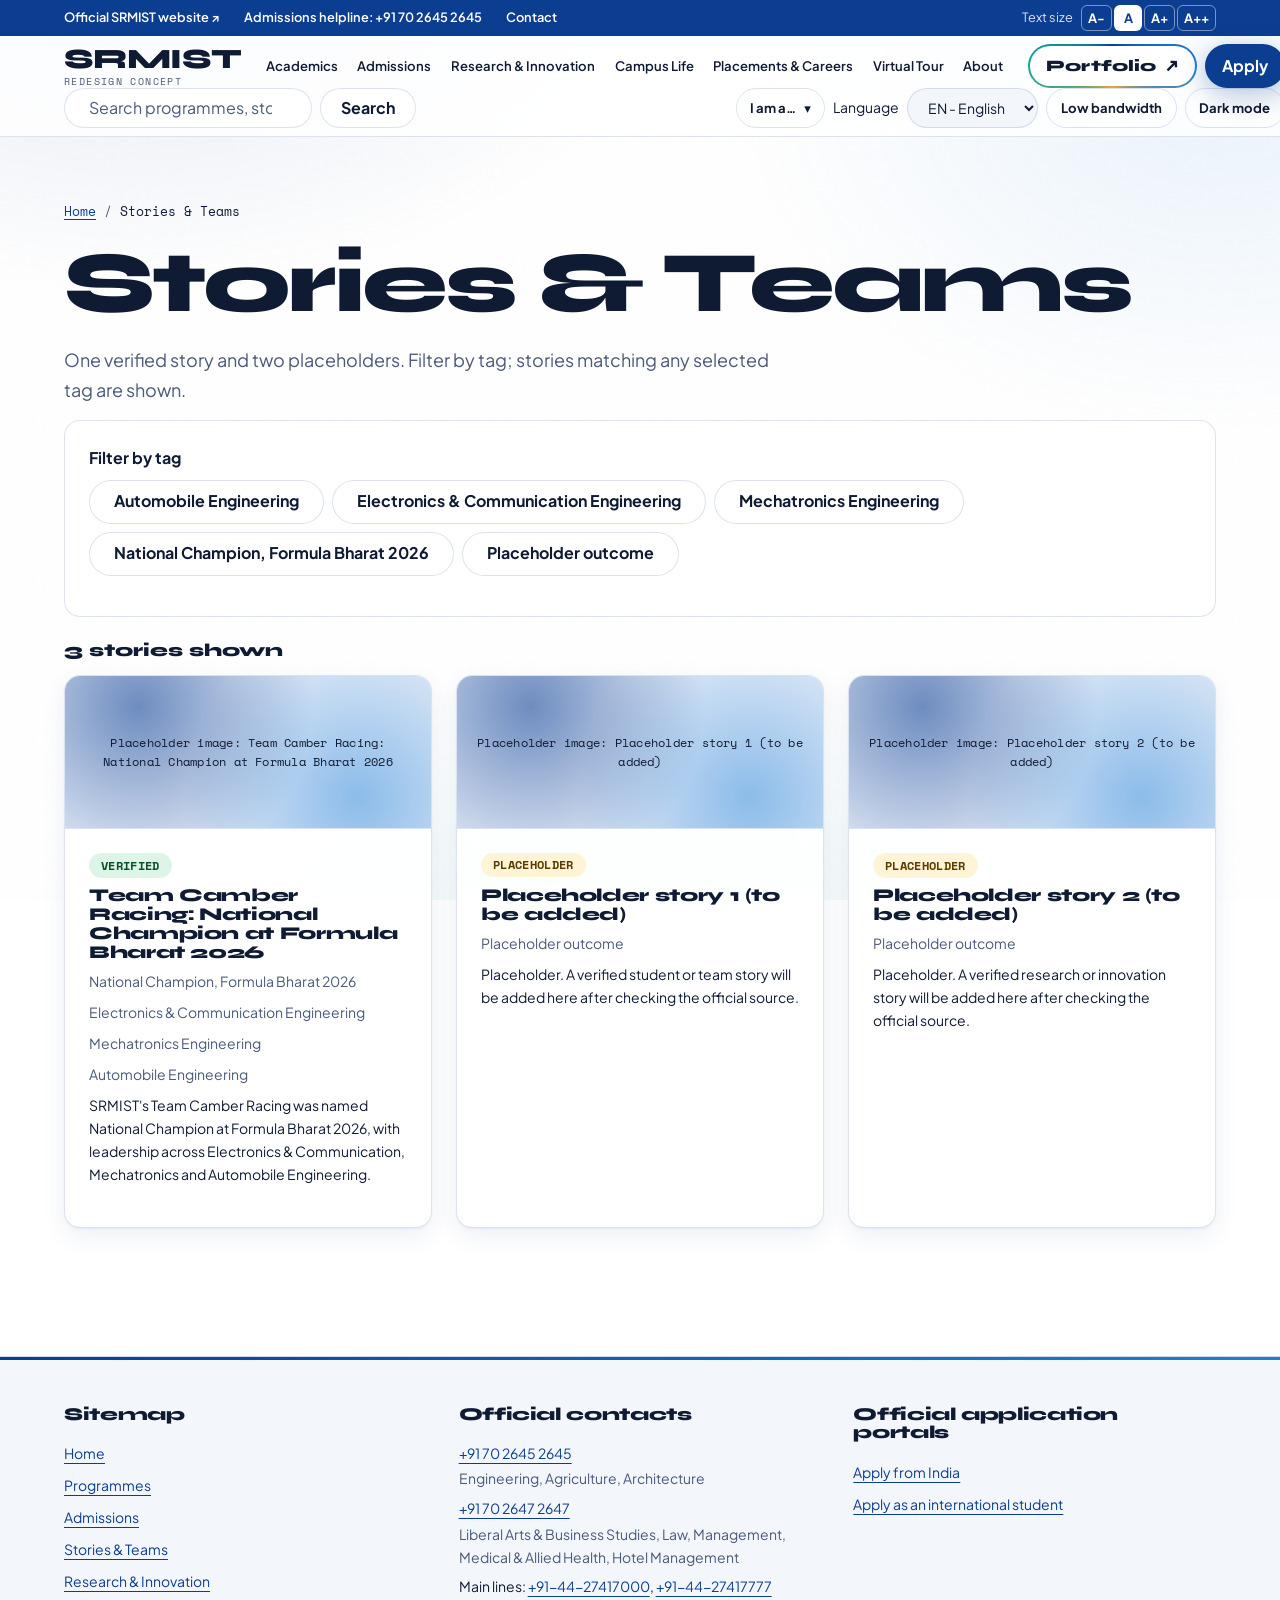
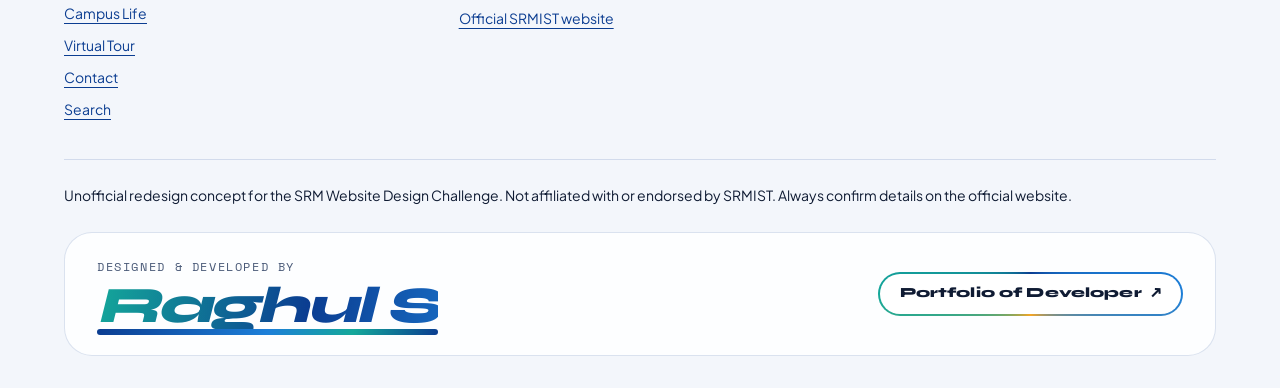
<file: stories.html>
<!doctype html>
<html lang="en">
<head>
<meta charset="utf-8">
<meta name="viewport" content="width=device-width, initial-scale=1">
<title>Stories &amp; Teams | SRMIST redesign concept</title>
<meta name="description" content="Student and team stories, filterable by department, technology and outcome. Each story shows its official source.">
<meta name="robots" content="noindex, nofollow">
<meta name="theme-color" content="#09090f">
<meta property="og:type" content="website">
<meta property="og:title" content="Stories &amp; Teams | SRMIST redesign concept">
<meta property="og:description" content="Verified stories from the SRMIST community.">
<link rel="preconnect" href="https://fonts.googleapis.com">
<link rel="preconnect" href="https://fonts.gstatic.com" crossorigin>
<link rel="stylesheet" href="https://fonts.googleapis.com/css2?family=Plus+Jakarta+Sans:wght@400;500;600;700;800&family=Space+Mono:wght@400;700&family=Syne:wght@700;800&display=swap">
<link rel="stylesheet" href="css/tokens.css">
<link rel="stylesheet" href="css/base.css">
<link rel="stylesheet" href="css/components.css">
<link rel="stylesheet" href="css/motion.css">
<script>try{var d=document.documentElement,t=localStorage.getItem('theme');if(t)d.dataset.theme=t;if(localStorage.getItem('lowband')==='1')d.classList.add('low-bandwidth')}catch(e){}</script>
<script type="module" src="js/main.js"></script>
<script type="module" src="js/fx.js"></script>
</head>
<body data-page="stories">
<a class="skip-link" href="#main">Skip to main content</a>
<header id="site-header"><noscript><nav class="container" aria-label="Main links"><ul><li><a href="index.html">Home</a></li><li><a href="programs.html">Academics</a></li><li><a href="admissions.html">Admissions</a></li><li><a href="research.html">Research &amp; Innovation</a></li><li><a href="campus.html">Campus Life</a></li><li><a href="campus.html#placements">Placements &amp; Careers</a></li><li><a href="contact.html">About</a></li></ul></nav></noscript></header>
<main id="main" tabindex="-1">
  <div class="container section">
    <nav class="breadcrumbs" aria-label="Breadcrumb"><ol><li><a href="index.html">Home</a></li><li aria-current="page">Stories &amp; Teams</li></ol></nav>
    <h1>Stories &amp; Teams</h1>
    <p class="lede">One verified story and two placeholders. Filter by tag; stories matching any selected tag are shown.</p>
    <section class="filters" aria-labelledby="tag-title">
      <fieldset><legend id="tag-title">Filter by tag</legend><ul class="chip-group" id="story-tags"></ul></fieldset>
      <div><button type="button" class="btn" id="story-clear" hidden>Clear filters</button></div>
    </section>
    <p id="story-count" role="status" aria-live="polite" class="h4">Loading stories</p>
    <div class="grid" id="story-results"></div>
  </div>
</main>
<footer id="site-footer"></footer>
</body>
</html>
</file>
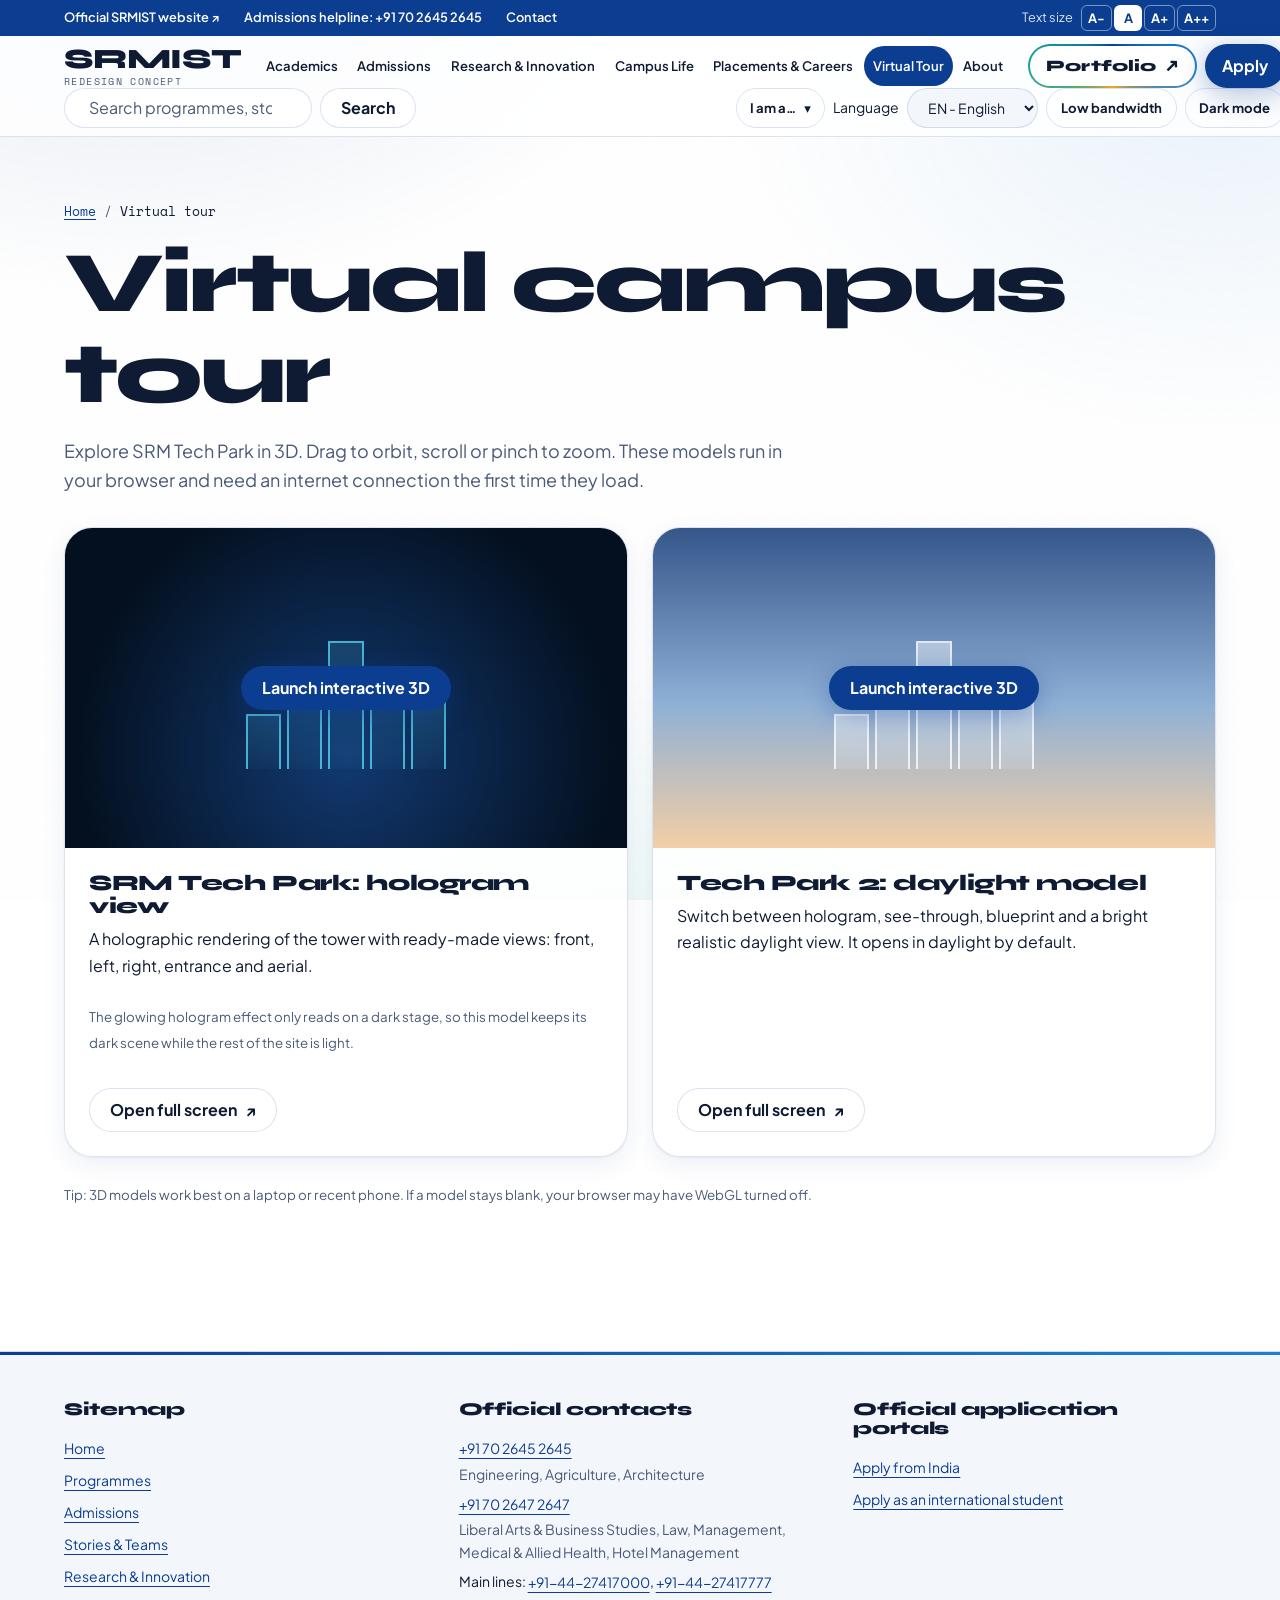
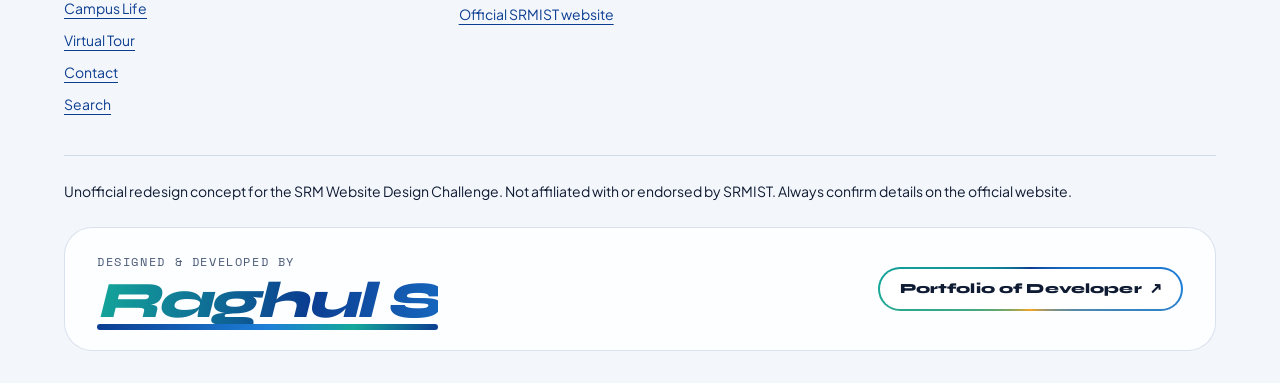
<file: tour.html>
<!doctype html>
<html lang="en">
<head>
<meta charset="utf-8">
<meta name="viewport" content="width=device-width, initial-scale=1">
<title>Virtual campus tour | SRMIST redesign concept</title>
<meta name="description" content="Explore SRM Tech Park in interactive 3D: a hologram view and a daylight model.">
<meta name="robots" content="noindex, nofollow">
<meta name="theme-color" content="#09090f">
<meta property="og:type" content="website">
<meta property="og:title" content="Virtual campus tour | SRMIST redesign concept">
<meta property="og:description" content="Admissions phone lines and campuses.">
<link rel="preconnect" href="https://fonts.googleapis.com">
<link rel="preconnect" href="https://fonts.gstatic.com" crossorigin>
<link rel="stylesheet" href="https://fonts.googleapis.com/css2?family=Plus+Jakarta+Sans:wght@400;500;600;700;800&family=Space+Mono:wght@400;700&family=Syne:wght@700;800&display=swap">
<link rel="stylesheet" href="css/tokens.css">
<link rel="stylesheet" href="css/base.css">
<link rel="stylesheet" href="css/components.css">
<link rel="stylesheet" href="css/motion.css">
<script>try{var d=document.documentElement,t=localStorage.getItem('theme');if(t)d.dataset.theme=t;if(localStorage.getItem('lowband')==='1')d.classList.add('low-bandwidth')}catch(e){}</script>
<script type="module" src="js/main.js"></script>
<script type="module" src="js/fx.js"></script>
</head>
<body data-page="tour">
<a class="skip-link" href="#main">Skip to main content</a>
<header id="site-header"><noscript><nav class="container" aria-label="Main links"><ul><li><a href="index.html">Home</a></li><li><a href="programs.html">Academics</a></li><li><a href="admissions.html">Admissions</a></li><li><a href="research.html">Research &amp; Innovation</a></li><li><a href="campus.html">Campus Life</a></li><li><a href="campus.html#placements">Placements &amp; Careers</a></li><li><a href="contact.html">About</a></li></ul></nav></noscript></header>
<main id="main" tabindex="-1">
  <div class="container section">
    <nav class="breadcrumbs" aria-label="Breadcrumb"><ol><li><a href="index.html">Home</a></li><li aria-current="page">Virtual tour</li></ol></nav>
    <h1>Virtual campus tour</h1>
    <p class="lede">Explore SRM Tech Park in 3D. Drag to orbit, scroll or pinch to zoom. These models run in your browser and need an internet connection the first time they load.</p>

    <div class="tour-grid" style="margin-top:2rem">
      <article class="tour-card" id="tech-park">
        <div class="tour-stage" data-tour="tour/srm-tech-park-3d.html">
          <div class="tour-stage__art" aria-hidden="true"><i></i><i></i><i></i><i></i><i></i></div>
          <button type="button" class="btn btn--primary" data-launch>Launch interactive 3D</button>
        </div>
        <div class="tour-body">
          <h2>SRM Tech Park: hologram view</h2>
          <p>A holographic rendering of the tower with ready-made views: front, left, right, entrance and aerial.</p>
          <p class="muted"><small>The glowing hologram effect only reads on a dark stage, so this model keeps its dark scene while the rest of the site is light.</small></p>
          <div class="tour-actions"><a class="btn" href="tour/srm-tech-park-3d.html" target="_blank" rel="noopener noreferrer">Open full screen<span class="visually-hidden"> (opens in a new tab)</span> &#8599;</a></div>
        </div>
      </article>

      <article class="tour-card" id="tech-park-2">
        <div class="tour-stage tour-stage--day" data-tour="tour/tech-park-2-hologram.html?mode=real">
          <div class="tour-stage__art" aria-hidden="true"><i></i><i></i><i></i><i></i><i></i></div>
          <button type="button" class="btn btn--primary" data-launch>Launch interactive 3D</button>
        </div>
        <div class="tour-body">
          <h2>Tech Park 2: daylight model</h2>
          <p>Switch between hologram, see-through, blueprint and a bright realistic daylight view. It opens in daylight by default.</p>
          <div class="tour-actions">
            <a class="btn" href="tour/tech-park-2-hologram.html?mode=real" target="_blank" rel="noopener noreferrer">Open full screen<span class="visually-hidden"> (opens in a new tab)</span> &#8599;</a>
          </div>
        </div>
      </article>
    </div>
    <p class="muted" style="margin-top:1.5rem"><small>Tip: 3D models work best on a laptop or recent phone. If a model stays blank, your browser may have WebGL turned off.</small></p>
  </div>
</main>
<footer id="site-footer"></footer>
<script>
document.querySelectorAll('[data-launch]').forEach(function (btn) {
  btn.addEventListener('click', function () {
    var stage = btn.closest('[data-tour]');
    var f = document.createElement('iframe');
    f.src = stage.dataset.tour; f.title = 'Interactive 3D model'; f.allow = 'fullscreen';
    stage.appendChild(f); btn.remove();
  });
});
</script>
</body>
</html>
</file>
<file: css/tokens.css>
/* Design tokens: light, official-college palette (navy, blue, gold). Dark mode is optional via the toggle.
   TODO: swap for official SRM brand values if this ever ships as a real site. */
:root {
  color-scheme: light;
  /* Light, official palette: white + navy + blue, with a gold highlight */
  --color-bg: #ffffff;
  --color-surface: #f3f6fb;
  --color-surface-2: #e6edf8;
  --color-text: #0f1b33;
  --color-muted: #4a5a78;
  --color-border: #cbd6ea;
  --color-primary: #0b3d91;
  --color-primary-hover: #082c6b;
  --color-on-primary: #ffffff;
  --color-accent: #b45309;
  --color-link: #0b3d91;
  --color-focus: #1d4ed8;
  --color-warn-bg: #fff4d6;
  --color-warn-text: #5c3b00;
  --color-warn-border: #b36b00;
  --color-ok-bg: #dcf5e7;
  --color-ok-text: #0f4d27;
  --color-info-bg: #e6f0ff;
  --color-info-text: #0b2f6b;
  --g1: #0b3d91;
  --g2: #1d7fd8;
  --g3: #f5a524;
  --g4: #14a89a;
  --grad: linear-gradient(110deg, var(--g1), var(--g2) 50%, var(--g4) 75%, var(--g1));
  --grad-cool: linear-gradient(110deg, var(--g4), var(--g2) 60%, var(--g1));
  --glass: rgba(255, 255, 255, 0.82);
  --glass-border: rgba(11, 61, 145, 0.14);
  --glow: rgba(29, 127, 216, 0.22);
  --shadow-1: 0 1px 2px rgba(15, 27, 51, 0.06), 0 8px 24px rgba(11, 61, 145, 0.08);
  --shadow-2: 0 20px 50px rgba(11, 61, 145, 0.18);

  --aurora-a: 12%; --aurora-b: 9%; --aurora-c: 9%; --grain: 0.035; --blob: 0.22;

  /* 8px spacing scale */
  --space-half: 0.25rem;
  --space-1: 0.5rem;
  --space-2: 1rem;
  --space-3: 1.5rem;
  --space-4: 2rem;
  --space-5: 3rem;
  --space-6: 4rem;
  --space-7: 5rem;

  /* Type: Syne for display, Plus Jakarta Sans for body, Space Mono for tiny labels */
  --font-display: "Syne", "Plus Jakarta Sans", system-ui, sans-serif;
  --font-sans: "Plus Jakarta Sans", system-ui, -apple-system, "Segoe UI", Roboto, "Noto Sans", "Noto Sans Tamil", "Noto Sans Devanagari", Arial, sans-serif;
  --font-mono: "Space Mono", ui-monospace, SFMono-Regular, Menlo, monospace;
  --fs-sm: 0.875rem;
  --fs-base: 1rem;
  --fs-md: 1.125rem;
  --fs-lg: 1.375rem;
  --fs-xl: clamp(1.75rem, 3.4vw, 2.4rem);
  --fs-2xl: 2.5rem;
  --fs-3xl: clamp(2.6rem, 7.5vw, 5.4rem);
  --lh-tight: 1.05;
  --lh-body: 1.65;

  --radius-sm: 8px;
  --radius: 16px;
  --radius-lg: 28px;
  --tap: 2.75rem; /* 44px minimum target */
  --container: 74rem;
}

/* Optional dark mode (off by default) */
:root[data-theme="dark"] {
  color-scheme: dark;
  --color-bg: #0b1220;
  --color-surface: #111a2e;
  --color-surface-2: #1a2640;
  --color-text: #eef3fc;
  --color-muted: #aebbd3;
  --color-border: #2b3a5c;
  --color-primary: #7db2ff;
  --color-primary-hover: #a9ccff;
  --color-on-primary: #0b1220;
  --color-accent: #ffc36b;
  --color-link: #a9ccff;
  --color-focus: #ffd24d;
  --color-warn-bg: #3a2c05;
  --color-warn-text: #ffe2a3;
  --color-warn-border: #d9a21b;
  --color-ok-bg: #0d3322;
  --color-ok-text: #b8f5d0;
  --color-info-bg: #16284d;
  --color-info-text: #d3e3ff;
  --g1: #5b8cff;
  --g2: #38bdf8;
  --g3: #fbbf24;
  --g4: #2dd4bf;
  --glass: rgba(20, 30, 52, 0.7);
  --glass-border: rgba(255, 255, 255, 0.12);
  --glow: rgba(91, 140, 255, 0.3);
  --shadow-1: 0 8px 24px rgba(0, 0, 0, 0.35);
  --shadow-2: 0 20px 60px rgba(0, 0, 0, 0.55);
  --aurora-a: 30%; --aurora-b: 20%; --aurora-c: 16%; --grain: 0.07; --blob: 0.5;
}
</file>
<file: css/base.css>
*, *::before, *::after { box-sizing: border-box; }
html { -webkit-text-size-adjust: 100%; scroll-behavior: smooth; }
body {
  margin: 0;
  font-family: var(--font-sans);
  font-size: var(--fs-base);
  line-height: var(--lh-body);
  color: var(--color-text);
  background: var(--color-bg);
  overflow-x: hidden;
  position: relative;
}
/* Aurora backdrop that follows the page */
body::before {
  content: ""; position: fixed; inset: 0; z-index: -2; pointer-events: none;
  background:
    radial-gradient(60rem 40rem at 10% -10%, color-mix(in srgb, var(--g1) var(--aurora-a), transparent), transparent 60%),
    radial-gradient(50rem 36rem at 95% 10%, color-mix(in srgb, var(--g2) var(--aurora-b), transparent), transparent 60%),
    radial-gradient(46rem 34rem at 50% 110%, color-mix(in srgb, var(--g4) var(--aurora-c), transparent), transparent 60%);
}
/* Film grain for texture */
body::after {
  content: ""; position: fixed; inset: 0; z-index: -1; pointer-events: none; opacity: var(--grain); mix-blend-mode: multiply;
  background-image: url("data:image/svg+xml;utf8,<svg xmlns='http://www.w3.org/2000/svg' width='160' height='160'><filter id='n'><feTurbulence type='fractalNoise' baseFrequency='.9' numOctaves='2' stitchTiles='stitch'/></filter><rect width='100%' height='100%' filter='url(%23n)'/></svg>");
}
h1, h2, h3, h4 { font-family: var(--font-display); font-weight: 800; letter-spacing: -0.02em; line-height: var(--lh-tight); margin: 0 0 var(--space-2); }
h1 { font-size: var(--fs-3xl); letter-spacing: -0.035em; }
h2 { font-size: var(--fs-xl); }
h3 { font-size: var(--fs-lg); }
h4 { font-size: var(--fs-md); }
p, ul, ol, dl, figure { margin: 0 0 var(--space-2); }
ul[role="list"], ol[role="list"], .list-reset { list-style: none; padding: 0; margin: 0; }
img, svg { max-width: 100%; height: auto; }
a { color: var(--color-link); text-underline-offset: 0.25em; text-decoration-thickness: 1px; }
a:hover { text-decoration-thickness: 2px; }
button, input, select, textarea { font: inherit; color: inherit; }
[hidden] { display: none !important; }
::selection { background: var(--g2); color: #fff; }

/* Text size controls (utility bar) */
html.fs-sm { font-size: 93.75%; }
html.fs-lg { font-size: 112.5%; }
html.fs-xl { font-size: 125%; }

/* Focus */
:focus-visible { outline: 3px solid var(--color-focus); outline-offset: 3px; border-radius: var(--radius-sm); }

/* Skip link */
.skip-link {
  position: absolute; left: var(--space-2); top: -4rem; z-index: 1000;
  padding: var(--space-1) var(--space-2);
  background: var(--color-primary); color: var(--color-on-primary);
  border-radius: 999px; text-decoration: none; font-weight: 700;
}
.skip-link:focus { top: var(--space-1); }

.visually-hidden {
  position: absolute !important; width: 1px; height: 1px;
  margin: -1px; padding: 0; border: 0;
  overflow: hidden; clip: rect(0 0 0 0); white-space: nowrap;
}

/* Layout helpers */
.container { width: 100%; max-width: var(--container); margin-inline: auto; padding-inline: var(--space-2); }
.section { padding-block: var(--space-6); position: relative; }
.section--alt { background: linear-gradient(180deg, transparent, color-mix(in srgb, var(--color-surface) 80%, transparent) 20%, color-mix(in srgb, var(--color-surface) 80%, transparent) 80%, transparent); }
.section__head { max-width: 46rem; margin-bottom: var(--space-4); }
.section__head h2::before {
  content: "✦"; display: inline-block; margin-right: 0.5rem; font-size: 0.7em; vertical-align: 0.15em;
  background: var(--grad); -webkit-background-clip: text; background-clip: text; color: transparent;
}
.lede { font-size: var(--fs-md); color: var(--color-muted); max-width: 46rem; }
.muted { color: var(--color-muted); }
.stack > * + * { margin-top: var(--space-2); }
.grid { display: grid; gap: var(--space-3); grid-template-columns: repeat(auto-fit, minmax(16rem, 1fr)); }
.grid--2 { grid-template-columns: repeat(auto-fit, minmax(20rem, 1fr)); }
.row { display: flex; flex-wrap: wrap; gap: var(--space-2); align-items: center; }

/* Gradient text helper (falls back to solid in low-bandwidth / forced colours) */
.gradient-text {
  background: var(--grad); background-size: 200% auto;
  -webkit-background-clip: text; background-clip: text; color: transparent; -webkit-text-fill-color: transparent;
}

.gradient-text .w { background: inherit; background-size: inherit; -webkit-background-clip: text; background-clip: text; color: transparent; -webkit-text-fill-color: transparent; }
.low-bandwidth .gradient-text .w { color: var(--color-text); -webkit-text-fill-color: currentColor; }

/* Placeholder image blocks (clearly labelled, decorative) */
.ph-img {
  display: grid; place-items: center; min-height: 9.5rem; padding: var(--space-2);
  background:
    radial-gradient(circle at 20% 20%, color-mix(in srgb, var(--g1) 55%, transparent), transparent 55%),
    radial-gradient(circle at 80% 80%, color-mix(in srgb, var(--g2) 45%, transparent), transparent 55%),
    var(--color-surface-2);
  color: var(--color-text); font-family: var(--font-mono); font-size: 0.75rem; text-align: center; letter-spacing: 0.02em;
}

/* Reduced motion */
@media (prefers-reduced-motion: reduce) {
  html { scroll-behavior: auto; }
  *, *::before, *::after {
    animation-duration: 0.01ms !important; animation-iteration-count: 1 !important;
    transition-duration: 0.01ms !important; scroll-behavior: auto !important;
  }
}

/* Low-bandwidth mode (class set on <html>) */
.low-bandwidth { font-size: 112.5%; }
.low-bandwidth .ph-img, .low-bandwidth [data-decorative] { display: none !important; }
.low-bandwidth *, .low-bandwidth *::before, .low-bandwidth *::after {
  animation: none !important; transition: none !important; box-shadow: none !important;
  background-image: none !important; backdrop-filter: none !important;
}
.low-bandwidth body::before, .low-bandwidth body::after { display: none; }
.low-bandwidth .gradient-text, .low-bandwidth .section__head h2::before { color: var(--color-text); -webkit-text-fill-color: currentColor; }
.low-bandwidth .reveal { opacity: 1 !important; transform: none !important; }
.low-bandwidth body { line-height: 1.7; }
@media (forced-colors: active) { .gradient-text { color: CanvasText; -webkit-text-fill-color: currentColor; background: none; } }

.h4 { font-family: var(--font-display); font-size: var(--fs-md); font-weight: 800; line-height: var(--lh-tight); }
.grid > .empty-state { grid-column: 1 / -1; }
</file>
<file: css/components.css>
/* ---------- Buttons ---------- */
.btn {
  position: relative; display: inline-flex; align-items: center; justify-content: center; gap: var(--space-1);
  min-height: var(--tap); min-width: var(--tap); padding: 0.5rem 1.25rem;
  border: 1.5px solid var(--glass-border); border-radius: 999px;
  background: var(--glass); color: var(--color-text); backdrop-filter: blur(10px);
  font-weight: 700; text-decoration: none; cursor: pointer; line-height: 1.2;
  transition: transform .25s cubic-bezier(.2,.9,.3,1.4), background .2s, border-color .2s, box-shadow .25s;
}
.btn:hover { transform: translateY(-2px) scale(1.03); border-color: var(--g1); box-shadow: 0 8px 28px var(--glow); }
.btn:active { transform: scale(.97); }
.btn--primary { background: var(--color-primary); color: var(--color-on-primary); border-color: transparent; box-shadow: 0 6px 24px color-mix(in srgb, var(--color-primary) 35%, transparent); }
.btn--primary:hover { background: var(--color-primary-hover); color: var(--color-on-primary); border-color: transparent; }
.btn--ghost { background: transparent; }
.btn[aria-pressed="true"] { background: var(--color-primary); color: var(--color-on-primary); border-color: transparent; }

/* Developer portfolio button: animated gradient border */
.btn--dev {
  color: var(--color-text); border: 0; padding: 0.55rem 1.2rem; font-family: var(--font-display); font-weight: 800; letter-spacing: .01em;
  background: linear-gradient(var(--color-bg), var(--color-bg)) padding-box, conic-gradient(from var(--spin, 0deg), var(--g1), var(--g2), var(--g3), var(--g4), var(--g1)) border-box;
  border: 2px solid transparent; animation: spin-border 4s linear infinite;
}
.btn--dev .arrow { display: inline-block; transition: transform .25s; }
.btn--dev:hover .arrow { transform: translate(3px, -3px) rotate(8deg); }

/* ---------- Header ---------- */
.site-header { position: sticky; top: -2.25rem; z-index: 50; background: var(--glass); backdrop-filter: blur(18px) saturate(1.4); border-bottom: 1px solid var(--glass-border); transition: box-shadow .3s, background .3s; }
.site-header.is-scrolled { box-shadow: 0 10px 30px rgba(11,61,145,.14); }
.header-top { display: flex; align-items: center; justify-content: space-between; gap: var(--space-2); padding-block: var(--space-1); }
.header-top__actions { display: flex; align-items: center; gap: var(--space-1); }
.wordmark { display: inline-flex; flex-direction: column; text-decoration: none; color: var(--color-text); font-family: var(--font-display); font-weight: 800; font-size: 1.75rem; letter-spacing: -0.03em; line-height: 1; min-height: var(--tap); justify-content: center; }
.wordmark::first-letter { color: var(--color-primary); }
.wordmark__sub { white-space: nowrap; font-family: var(--font-mono); font-size: 0.62rem; font-weight: 400; letter-spacing: 0.14em; color: var(--color-muted); text-transform: uppercase; margin-top: 4px; }
.menu-toggle { display: inline-flex; }
.header-panel { display: none; padding-bottom: var(--space-2); border-top: 1px solid var(--glass-border); padding-top: var(--space-2); }
.header-panel.is-open { display: block; animation: drop .3s ease both; }
.nav-list { list-style: none; margin: 0 0 var(--space-2); padding: 0; display: flex; flex-direction: column; gap: var(--space-half); }
.nav-link { position: relative; display: flex; align-items: center; min-height: var(--tap); padding: 0 var(--space-2); color: var(--color-text); text-decoration: none; font-weight: 600; border-radius: 999px; transition: background .2s, color .2s; }
.nav-link:hover { background: var(--color-surface-2); }
.nav-link[aria-current="page"] { background: var(--color-primary); color: var(--color-on-primary); }
.search-form { display: flex; gap: var(--space-1); margin-bottom: var(--space-2); }
.search-form input[type="search"] { flex: 1; min-width: 0; min-height: var(--tap); padding: 0 var(--space-3); border: 1.5px solid var(--glass-border); border-radius: 999px; background: var(--glass); backdrop-filter: blur(10px); transition: border-color .2s, box-shadow .2s; }
.search-form input[type="search"]::placeholder { color: var(--color-muted); }
.search-form input[type="search"]:focus { outline: none; border-color: var(--g1); box-shadow: 0 0 0 4px var(--glow); }
.header-tools { display: flex; flex-wrap: wrap; gap: var(--space-1); align-items: center; }
.lang-field { display: inline-flex; align-items: center; gap: var(--space-1); font-size: var(--fs-sm); }
.lang-field select { min-height: var(--tap); padding: 0 var(--space-2); border: 1.5px solid var(--glass-border); border-radius: 999px; background: var(--color-surface); }
.btn--dev, .btn--dev span { white-space: nowrap; }
.hide-sm { display: none; }
@media (min-width: 40rem) and (max-width: 75.99rem) { .hide-sm { display: inline; } }
@media (min-width: 92rem) { .hide-sm { display: inline; } }

/* Disclosure menu (audience) */
.menu { position: relative; }
.menu__list { list-style: none; margin: var(--space-1) 0 0; padding: var(--space-1); position: absolute; left: 0; top: 100%; min-width: 15rem; background: var(--color-surface); border: 1px solid var(--glass-border); border-radius: var(--radius); box-shadow: var(--shadow-2); z-index: 60; animation: drop .2s ease both; }
.menu__list a { display: flex; align-items: center; min-height: var(--tap); padding: 0 var(--space-2); color: var(--color-text); text-decoration: none; border-radius: var(--radius-sm); }
.menu__list a:hover { background: var(--color-surface-2); }

@media (min-width: 76rem) {
  /* One compact grid: logo | nav | actions on row 1, search | tools on row 2 */
  .site-header > .container { display: grid; grid-template-columns: auto 1fr auto; column-gap: var(--space-3); align-items: center; }
  .header-top, .header-panel { display: contents; }
  .header-top .wordmark { grid-area: 1 / 1; }
  .header-top__actions { grid-area: 1 / 3; }
  .header-panel nav { grid-area: 1 / 2; justify-self: center; }
  .header-panel .search-form { grid-area: 2 / 1 / 2 / 3; margin: 0 0 var(--space-1); width: 22rem; max-width: 100%; contain: inline-size; }
  .header-panel .header-tools { grid-area: 2 / 2 / 2 / 4; justify-self: end; margin-bottom: var(--space-1); }
  .header-tools .btn, .header-tools .lang-field select, .search-form .btn, .search-form input[type="search"] { min-height: 2.5rem; padding-block: 0.25rem; }
  .header-tools .btn { padding-inline: 0.85rem; font-size: 0.82rem; }
  .header-top__actions .btn { padding-inline: 1rem; }
  .menu-toggle { display: none; }
  .nav-list { flex-direction: row; margin: 0; flex-wrap: nowrap; gap: 2px; }
  .nav-link { white-space: nowrap; }
  .nav-link { padding: 0 0.55rem; min-height: 2.5rem; font-size: 0.82rem; }
  .site-header > .container { padding-block: 0.5rem 0; }
  .header-top__actions .btn { white-space: nowrap; }
  .site-header > .container { column-gap: var(--space-2); }
}

/* ---------- Dialog ---------- */
.dialog { max-width: 32rem; width: calc(100% - 2rem); padding: var(--space-4); border: 1px solid var(--glass-border); border-radius: var(--radius-lg); background: var(--color-surface); color: var(--color-text); box-shadow: var(--shadow-2), 0 0 80px var(--glow); }
.dialog[open] { animation: pop .35s cubic-bezier(.2,.9,.3,1.3) both; }
.dialog::backdrop { background: rgba(5, 4, 15, 0.75); backdrop-filter: blur(6px); }
.dialog__actions { display: flex; flex-direction: column; gap: var(--space-1); margin-block: var(--space-2); }

/* ---------- Hero ---------- */
.hero { position: relative; padding-block: var(--space-7) var(--space-6); overflow: hidden; isolation: isolate; }
.hero h1 { max-width: 16ch; margin-bottom: var(--space-3); }
.hero .lede { font-size: var(--fs-lg); margin-bottom: var(--space-4); }
.hero .alert { max-width: 46rem; }
.blob { position: absolute; z-index: -1; border-radius: 50%; filter: blur(60px); opacity: var(--blob); pointer-events: none; }
.blob--1 { width: 26rem; height: 26rem; background: var(--g1); top: -8rem; right: -6rem; animation: float 14s ease-in-out infinite; }
.blob--2 { width: 20rem; height: 20rem; background: var(--g2); bottom: -6rem; left: 30%; animation: float 18s ease-in-out infinite reverse; }
.blob--3 { width: 14rem; height: 14rem; background: var(--g4); top: 30%; right: 25%; opacity: calc(var(--blob) * .7); animation: float 11s ease-in-out infinite; }
.stickers { position: absolute; inset: 0; z-index: -1; pointer-events: none; }
.sticker { position: absolute; padding: .45rem .9rem; border-radius: 999px; font-family: var(--font-mono); font-size: .78rem; font-weight: 700; background: var(--color-primary); color: var(--color-on-primary); box-shadow: 0 10px 30px rgba(11,61,145,.3); }
.sticker--a { top: 14%; right: 8%; background: #b45309; color: #fff; transform: rotate(8deg); animation: bob 5s ease-in-out infinite; }
.sticker--b { top: 52%; right: 16%; background: #1565c0; color: #fff; transform: rotate(-7deg); animation: bob 6s ease-in-out infinite .8s; }
.sticker--c { top: 76%; right: 5%; background: var(--g1); color: #fff; transform: rotate(5deg); animation: bob 7s ease-in-out infinite 1.4s; }
@media (max-width: 56rem) { .stickers { display: none; } }

/* Marquee ticker */
.marquee { overflow: hidden; border-block: 1px solid var(--glass-border); background: var(--color-primary); color: var(--color-on-primary); transform: rotate(-1.2deg); margin-block: var(--space-2); }
.marquee__track { display: flex; width: max-content; animation: marquee 28s linear infinite; }
.marquee:hover .marquee__track { animation-play-state: paused; }
.marquee__item { padding: .8rem 1.6rem; font-family: var(--font-display); font-weight: 800; font-size: 1.25rem; text-transform: uppercase; letter-spacing: .02em; white-space: nowrap; }
.marquee__item::after { content: "✦"; margin-left: 3.2rem; }

/* ---------- Steps ---------- */
.steps { list-style: none; padding: 0; margin: 0; counter-reset: step; display: grid; gap: var(--space-3); grid-template-columns: repeat(auto-fit, minmax(14rem, 1fr)); }
.step { counter-increment: step; position: relative; padding: var(--space-3); border: 1px solid var(--glass-border); border-radius: var(--radius); background: var(--glass); backdrop-filter: blur(12px); transition: transform .3s, border-color .3s, box-shadow .3s; overflow: hidden; }
.step:hover { transform: translateY(-6px) rotate(-.6deg); border-color: var(--g2); box-shadow: 0 16px 40px var(--glow); }
.step::before { content: counter(step, decimal-leading-zero); display: block; margin-bottom: var(--space-1); font-family: var(--font-display); font-weight: 800; font-size: 3.2rem; line-height: 1; background: var(--grad); -webkit-background-clip: text; background-clip: text; color: transparent; }
.low-bandwidth .step::before { color: var(--color-primary); }
.step h3 { font-size: var(--fs-md); }

/* ---------- Card ---------- */
.card { position: relative; display: flex; flex-direction: column; border: 1px solid var(--glass-border); border-radius: var(--radius); background: var(--glass); backdrop-filter: blur(12px); box-shadow: var(--shadow-1); overflow: hidden; transition: transform .35s cubic-bezier(.2,.9,.3,1.2), border-color .3s, box-shadow .3s; }
.card::after { /* cursor spotlight */
  content: ""; position: absolute; inset: 0; pointer-events: none; opacity: 0; transition: opacity .3s;
  background: radial-gradient(18rem circle at var(--mx, 50%) var(--my, 50%), color-mix(in srgb, var(--g2) 22%, transparent), transparent 60%);
}
.card:hover { transform: translateY(-8px); border-color: color-mix(in srgb, var(--g1) 70%, var(--glass-border)); box-shadow: 0 22px 50px var(--glow); }
.card:hover::after { opacity: 1; }
.card__media { border-bottom: 1px solid var(--glass-border); overflow: hidden; }
.card__media > * { transition: transform .6s; }
.card:hover .card__media > * { transform: scale(1.08); }
.card__body { display: flex; flex-direction: column; gap: var(--space-1); padding: var(--space-3); flex: 1; }
.card__title { font-size: var(--fs-md); margin: 0; }
.card__link { color: var(--color-text); text-decoration: none; background: linear-gradient(var(--color-primary), var(--color-primary)) 0 100% / 0 2px no-repeat; transition: background-size .3s; }
.card__link:hover { background-size: 100% 2px; }
.card__badges { display: flex; flex-wrap: wrap; gap: var(--space-1); margin: 0; }
.card__meta { list-style: none; padding: 0; margin: 0; display: flex; flex-wrap: wrap; gap: var(--space-1) var(--space-2); font-size: var(--fs-sm); color: var(--color-muted); }
.card__text { font-size: var(--fs-sm); }
.card__dl { display: grid; grid-template-columns: auto 1fr; gap: var(--space-half) var(--space-2); margin: 0; font-size: var(--fs-sm); }
.card__dl dt { font-weight: 700; }
.card__dl dd { margin: 0; }
.card__actions { margin-top: auto; padding-top: var(--space-1); }
.badge { display: inline-block; padding: 0.18rem 0.75rem; border-radius: 999px; font-family: var(--font-mono); font-size: 0.72rem; font-weight: 700; letter-spacing: .03em; text-transform: uppercase; background: var(--color-info-bg); color: var(--color-info-text); }
.badge--warn { background: var(--color-warn-bg); color: var(--color-warn-text); }
.badge--ok { background: var(--color-ok-bg); color: var(--color-ok-text); }

/* ---------- Chips & filters ---------- */
.chip-group { display: flex; flex-wrap: wrap; gap: var(--space-1); list-style: none; padding: 0; margin: 0; }
.chip { display: inline-flex; align-items: center; min-height: var(--tap); padding: 0 var(--space-3); border: 1.5px solid var(--glass-border); border-radius: 999px; background: var(--glass); backdrop-filter: blur(8px); color: var(--color-text); text-decoration: none; font-weight: 700; cursor: pointer; transition: transform .25s cubic-bezier(.2,.9,.3,1.5), background .2s, color .2s, border-color .2s; }
.chip:hover { transform: translateY(-3px) rotate(-2deg); background: var(--color-primary); color: var(--color-on-primary); border-color: transparent; }
.chip[aria-pressed="true"] { background: var(--color-primary); border-color: transparent; color: var(--color-on-primary); }
.chip-group li:nth-child(even) .chip:hover { transform: translateY(-3px) rotate(2deg); }
.filters { display: grid; gap: var(--space-2); grid-template-columns: repeat(auto-fit, minmax(12rem, 1fr)); padding: var(--space-3); border: 1px solid var(--glass-border); border-radius: var(--radius); background: var(--glass); backdrop-filter: blur(12px); margin-bottom: var(--space-3); }
.filters fieldset { grid-column: 1 / -1; border: 0; padding: 0; margin: 0; }
.filters legend { font-weight: 700; margin-bottom: var(--space-1); padding: 0; }
.field { display: flex; flex-direction: column; gap: var(--space-half); }
.field__label { font-weight: 700; font-size: var(--fs-sm); }
.field__control { min-height: var(--tap); padding: 0 var(--space-2); border: 1.5px solid var(--glass-border); border-radius: var(--radius-sm); background: var(--color-surface); width: 100%; }
.field__control:focus { outline: none; border-color: var(--g1); box-shadow: 0 0 0 4px var(--glow); }
.results-bar { display: flex; flex-wrap: wrap; justify-content: space-between; align-items: center; gap: var(--space-2); margin-bottom: var(--space-2); }

/* ---------- Accordion ---------- */
.accordion { border: 1px solid var(--glass-border); border-radius: var(--radius); background: var(--glass); backdrop-filter: blur(12px); margin-bottom: var(--space-1); transition: border-color .2s; }
.accordion[open] { border-color: var(--g1); }
.accordion summary { display: flex; align-items: center; justify-content: space-between; gap: var(--space-2); min-height: var(--tap); padding: var(--space-1) var(--space-3); font-weight: 700; cursor: pointer; list-style: none; }
.accordion summary::-webkit-details-marker { display: none; }
.accordion summary::after { content: "+"; font-family: var(--font-display); font-size: 1.6rem; line-height: 1; transition: transform .3s; color: var(--color-primary); }
.accordion[open] summary::after { transform: rotate(135deg); }
.accordion__panel { padding: 0 var(--space-3) var(--space-3); animation: drop .3s ease both; }

/* ---------- Alerts ---------- */
.alert { padding: var(--space-1) var(--space-3); border-radius: var(--radius); border: 1px solid var(--glass-border); background: var(--color-info-bg); color: var(--color-info-text); margin-bottom: var(--space-3); }
.alert--warn { background: var(--color-warn-bg); color: var(--color-warn-text); border-color: var(--color-warn-border); }
.alert--ok { background: var(--color-ok-bg); color: var(--color-ok-text); }
.alert a { color: inherit; }

/* ---------- Fact stamp ---------- */
.fact { display: flex; flex-direction: column; gap: var(--space-half); font-size: var(--fs-sm); }
.fact__label { font-family: var(--font-mono); font-size: .72rem; text-transform: uppercase; letter-spacing: .06em; color: var(--color-muted); }
.fact__value { font-size: var(--fs-base); font-weight: 700; }
.fact__value--missing { font-weight: 400; font-style: italic; color: var(--color-muted); }
.fact__meta { display: flex; flex-wrap: wrap; gap: var(--space-half) var(--space-2); color: var(--color-muted); }
.fact__warn { margin: var(--space-half) 0 0; padding: var(--space-half) var(--space-1); font-size: var(--fs-sm); }

/* ---------- Breadcrumbs / empty state ---------- */
.breadcrumbs ol { list-style: none; display: flex; flex-wrap: wrap; gap: var(--space-1); padding: 0; margin: 0 0 var(--space-2); font-family: var(--font-mono); font-size: .8rem; }
.breadcrumbs li + li::before { content: "/"; margin-right: var(--space-1); color: var(--color-muted); }
.empty-state { padding: var(--space-5) var(--space-2); text-align: center; border: 2px dashed var(--color-border); border-radius: var(--radius); background: var(--glass); }

/* ---------- Help box ---------- */
.help-box { position: relative; padding: var(--space-5) var(--space-4); border-radius: var(--radius-lg); background: linear-gradient(120deg, #0b3d91, #1565c0 60%, #1d7fd8); background-size: 200% 200%; animation: shift 8s ease infinite; color: #fff; overflow: hidden; }
.help-box h2 { color: #fff; font-size: var(--fs-2xl); }
.help-box a { color: #fff; font-weight: 800; }
.help-box::after { content: "☎"; position: absolute; right: 4%; bottom: -2.5rem; font-size: 12rem; opacity: .14; transform: rotate(-12deg); pointer-events: none; }
.low-bandwidth .help-box { background: var(--color-surface-2); color: var(--color-text); }
.low-bandwidth .help-box h2, .low-bandwidth .help-box a { color: var(--color-text); }

/* ---------- Footer ---------- */
.site-footer { position: relative; margin-top: var(--space-6); background: var(--color-surface); border-top: 1px solid var(--glass-border); padding-block: var(--space-5) var(--space-4); font-size: var(--fs-sm); }
.site-footer::before { content: ""; position: absolute; inset: 0 0 auto 0; height: 3px; background: var(--grad); background-size: 200% 100%; animation: shift 6s linear infinite; }
.footer-grid { display: grid; gap: var(--space-4); grid-template-columns: repeat(auto-fit, minmax(14rem, 1fr)); }
.footer-grid ul { list-style: none; padding: 0; margin: 0; }
.footer-grid li { margin-bottom: var(--space-half); }
.footer-grid a { display: inline-flex; align-items: center; min-height: 1.75rem; transition: transform .2s; }
.footer-grid a:hover { transform: translateX(4px); }
.footer-note { margin-top: var(--space-4); padding-top: var(--space-3); border-top: 1px solid var(--glass-border); }

/* Developer credit block */
.dev-credit { display: flex; flex-wrap: wrap; align-items: center; justify-content: space-between; gap: var(--space-3); margin-top: var(--space-3); padding: var(--space-3) var(--space-4); border: 1px solid var(--glass-border); border-radius: var(--radius-lg); background: var(--glass); }
.dev-credit__label { display: block; font-family: var(--font-mono); font-size: .72rem; letter-spacing: .14em; text-transform: uppercase; color: var(--color-muted); margin-bottom: .25rem; }
.dev-name { display: inline-block; font-family: var(--font-display); font-weight: 800; font-size: clamp(2rem, 5vw, 3.2rem); letter-spacing: -0.04em; line-height: 1; font-style: italic; background: linear-gradient(100deg, var(--g4), var(--g1), var(--g2), var(--g3), var(--g4)); background-size: 250% auto; -webkit-background-clip: text; background-clip: text; color: transparent; -webkit-text-fill-color: transparent; animation: shine 5s linear infinite; position: relative; }
.dev-name::after { content: ""; position: absolute; left: 0; right: 0; bottom: -.25rem; height: 6px; border-radius: 6px; background: var(--grad); transform-origin: left; animation: underline 3s ease-in-out infinite; }
.low-bandwidth .dev-name { color: var(--color-text); -webkit-text-fill-color: currentColor; }
.header-dev-name { font-family: var(--font-display); font-style: italic; font-weight: 800; }

/* ---------- Language banner ---------- */
#i18n-banner { margin: 0; border-radius: 0; text-align: center; }

/* Scroll progress bar + cursor glow (injected by js/fx.js) */
.scroll-progress { position: fixed; inset: 0 0 auto 0; height: 3px; z-index: 100; background: var(--grad); transform-origin: left; transform: scaleX(0); pointer-events: none; }
.cursor-glow { position: fixed; top: 0; left: 0; width: 22rem; height: 22rem; margin: -11rem 0 0 -11rem; border-radius: 50%; z-index: -1; pointer-events: none; background: radial-gradient(circle, color-mix(in srgb, var(--g1) 30%, transparent), transparent 65%); transition: opacity .3s; opacity: 0; will-change: transform; }

/* ---------- Small screens ---------- */
@media (max-width: 39.99rem) {
  .header-top { gap: var(--space-1); }
  .header-top__actions { gap: 0.375rem; }
  .header-top__actions .btn { padding: 0.35rem 0.8rem; font-size: 0.85rem; }
  .wordmark { font-size: 1.35rem; }
  .wordmark__sub { display: none; }
  .hero { padding-block: var(--space-5) var(--space-4); }
  .help-box { padding: var(--space-4) var(--space-3); }
  .dev-credit { padding: var(--space-3); }
}


/* ---------- Utility bar (top strip, like Harvard / Stanford / NUS) ---------- */
.utility-bar { height: 2.25rem; background: #0b3d91; color: #fff; font-size: .8rem; }
.utility-bar .container { height: 100%; display: flex; align-items: center; justify-content: space-between; gap: var(--space-2); }
.utility-bar a { color: #fff; text-decoration: none; font-weight: 600; white-space: nowrap; }
.utility-bar a:hover { text-decoration: underline; }
.utility-bar__links { display: flex; gap: var(--space-3); align-items: center; overflow: hidden; }
.utility-bar__links .hide-xs { display: none; }
@media (min-width: 40rem) { .utility-bar__links .hide-xs { display: inline; } }
.fs-ctrl { display: inline-flex; align-items: center; gap: 2px; }
.fs-ctrl__label { margin-right: .4rem; opacity: .85; }
.fs-ctrl button { min-width: 1.75rem; height: 1.6rem; border: 1px solid rgba(255,255,255,.45); border-radius: 6px; background: transparent; color: #fff; font-weight: 700; cursor: pointer; line-height: 1; }
.fs-ctrl button:hover, .fs-ctrl button[aria-pressed="true"] { background: #fff; color: #0b3d91; }
.utility-bar :focus-visible { outline-color: #ffd24d; }

/* ---------- Hero photo slideshow (only appears once real photos exist) ---------- */
.hero-slides { position: absolute; inset: 0; z-index: -1; overflow: hidden; opacity: 0; transition: opacity 1s; }
.hero-slides.has-photos { opacity: 1; }
.hero-slides::after { content: ""; position: absolute; inset: 0; background: linear-gradient(90deg, var(--color-bg) 8%, color-mix(in srgb, var(--color-bg) 78%, transparent) 45%, color-mix(in srgb, var(--color-bg) 25%, transparent) 100%); }
.hero-slide { position: absolute; inset: 0; background-size: cover; background-position: center; opacity: 0; transform: scale(1.02); transition: opacity 1.4s ease; }
.hero-slide.is-active { opacity: 1; animation: kenburns 9s ease-out forwards; }
@keyframes kenburns { from { transform: scale(1.02) translate(0,0); } to { transform: scale(1.14) translate(-2%, -1.5%); } }

/* ---------- Quick links ---------- */
.quick-grid { display: grid; gap: var(--space-2); grid-template-columns: repeat(auto-fit, minmax(17rem, 1fr)); }
.quick { position: relative; display: flex; flex-direction: column; gap: .35rem; min-height: 8.5rem; padding: var(--space-3); border: 1px solid var(--glass-border); border-radius: var(--radius); background: var(--glass); color: var(--color-text); text-decoration: none; box-shadow: var(--shadow-1); transition: transform .3s cubic-bezier(.2,.9,.3,1.3), box-shadow .3s, border-color .3s; overflow: hidden; }
.quick::before { content: ""; position: absolute; left: 0; top: 0; bottom: 0; width: 5px; background: var(--grad); }
.quick:hover { transform: translateY(-6px); border-color: var(--g2); box-shadow: 0 18px 40px var(--glow); }
.quick__title { font-family: var(--font-display); font-weight: 800; font-size: var(--fs-md); }
.quick__text { font-size: var(--fs-sm); color: var(--color-muted); }
.quick__go { margin-top: auto; font-weight: 800; color: var(--color-primary); transition: transform .25s; }
.quick:hover .quick__go { transform: translateX(6px); }

/* ---------- Moving photo gallery ---------- */
.photo-wall { display: grid; gap: var(--space-2); overflow: hidden; margin-inline: calc(50% - 50vw); padding-block: var(--space-1); -webkit-mask-image: linear-gradient(90deg, transparent, #000 6%, #000 94%, transparent); mask-image: linear-gradient(90deg, transparent, #000 6%, #000 94%, transparent); }
.photo-row { display: flex; gap: var(--space-2); width: max-content; animation: marquee 60s linear infinite; }
.photo-row--rev { animation-direction: reverse; animation-duration: 75s; }
.photo-wall:hover .photo-row { animation-play-state: paused; }
.photo { position: relative; flex: none; width: clamp(14rem, 26vw, 19rem); aspect-ratio: 4 / 3; margin: 0; border-radius: var(--radius); overflow: hidden; background: var(--ph, var(--color-surface-2)); box-shadow: var(--shadow-1); transition: transform .4s cubic-bezier(.2,.9,.3,1.2), box-shadow .3s; }
.photo:hover { transform: scale(1.05) rotate(-.6deg); box-shadow: 0 20px 44px var(--glow); z-index: 2; }
.photo img { position: absolute; inset: 0; width: 100%; height: 100%; object-fit: cover; transition: transform 1.2s; }
.photo:hover img { transform: scale(1.12); }
.photo figcaption { position: absolute; left: 0; right: 0; bottom: 0; padding: 1.6rem .9rem .7rem; color: #fff; font-weight: 700; font-size: .9rem; background: linear-gradient(transparent, rgba(8,24,60,.78)); }
.photo__ph { position: absolute; top: .6rem; left: .6rem; padding: .15rem .55rem; border-radius: 999px; background: rgba(255,255,255,.9); color: #0b3d91; font-family: var(--font-mono); font-size: .62rem; font-weight: 700; text-transform: uppercase; letter-spacing: .05em; }
.photo:not(.is-ph) .photo__ph { display: none; }
.photo.is-ph::before { content: ""; position: absolute; inset: 0; background: radial-gradient(circle at 25% 30%, rgba(255,255,255,.55), transparent 55%); }
.photo-note { margin-top: var(--space-2); }
@media (prefers-reduced-motion: reduce) { .photo-wall { overflow-x: auto; margin-inline: 0; -webkit-mask-image: none; mask-image: none; } .photo-row { animation: none; } .photo-row [aria-hidden="true"] { display: none; } }
.low-bandwidth .photo-wall { overflow-x: auto; margin-inline: 0; -webkit-mask-image: none; mask-image: none; }
.low-bandwidth .photo-row [aria-hidden="true"] { display: none; }

/* ---------- Virtual tour ---------- */
.tour-grid { display: grid; gap: var(--space-3); grid-template-columns: repeat(auto-fit, minmax(22rem, 1fr)); }
.tour-card { display: flex; flex-direction: column; border: 1px solid var(--glass-border); border-radius: var(--radius-lg); background: var(--glass); box-shadow: var(--shadow-1); overflow: hidden; transition: transform .35s, box-shadow .35s; }
.tour-card:hover { transform: translateY(-6px); box-shadow: 0 22px 50px var(--glow); }
.tour-stage { position: relative; min-height: 20rem; background: radial-gradient(circle at 50% 70%, #123a73, #04101f 75%); display: grid; place-items: center; overflow: hidden; }
.tour-stage--day { background: linear-gradient(180deg, #35568a, #8fb0d6 55%, #f3cfa6); }
.tour-stage iframe { position: absolute; inset: 0; width: 100%; height: 100%; border: 0; }
.tour-stage__art { position: absolute; inset: auto 0 0 0; height: 70%; display: flex; align-items: flex-end; justify-content: center; gap: 6px; padding-bottom: 14%; opacity: .85; pointer-events: none; }
.tour-stage__art i { display: block; width: 2.2rem; border: 2px solid rgba(95,227,255,.85); border-bottom: 0; background: linear-gradient(rgba(95,227,255,.18), rgba(95,227,255,.04)); animation: pulse-bar 3.6s ease-in-out infinite; }
.tour-stage--day .tour-stage__art i { border-color: rgba(255,255,255,.9); background: linear-gradient(rgba(255,255,255,.55), rgba(255,255,255,.12)); }
.tour-stage__art i:nth-child(1) { height: 38%; animation-delay: 0s; } .tour-stage__art i:nth-child(2) { height: 62%; animation-delay: .3s; } .tour-stage__art i:nth-child(3) { height: 88%; animation-delay: .6s; } .tour-stage__art i:nth-child(4) { height: 70%; animation-delay: .9s; } .tour-stage__art i:nth-child(5) { height: 46%; animation-delay: 1.2s; }
@keyframes pulse-bar { 0%,100% { transform: scaleY(1); } 50% { transform: scaleY(1.07); } }
.tour-stage .btn { position: relative; z-index: 1; }
.tour-body { padding: var(--space-3); display: flex; flex-direction: column; gap: var(--space-1); flex: 1; }
.tour-body h2, .tour-body h3 { margin: 0; font-size: var(--fs-lg); }
.tour-actions { display: flex; flex-wrap: wrap; gap: var(--space-1); margin-top: auto; padding-top: var(--space-1); }
.low-bandwidth .tour-stage__art { display: none; }

/* ---------- Back to top ---------- */
.to-top { position: fixed; right: 1rem; bottom: 1rem; z-index: 90; width: 3rem; height: 3rem; border-radius: 50%; border: 0; background: var(--color-primary); color: var(--color-on-primary); font-size: 1.3rem; font-weight: 800; cursor: pointer; box-shadow: var(--shadow-2); opacity: 0; transform: translateY(16px); pointer-events: none; transition: opacity .3s, transform .3s; }
.to-top.is-on { opacity: 1; transform: none; pointer-events: auto; }
.fs-ctrl .hide-xs { display: none; }
@media (min-width: 40rem) { .fs-ctrl .hide-xs { display: inline; } }
</file>
<file: css/motion.css>
/* Keyframes and scroll-reveal. Everything here is switched off by prefers-reduced-motion and Low bandwidth (see base.css). */
@property --spin { syntax: "<angle>"; inherits: false; initial-value: 0deg; }
@keyframes spin-border { to { --spin: 360deg; } }
@keyframes float { 0%,100% { transform: translate(0,0) scale(1); } 50% { transform: translate(-30px, 40px) scale(1.12); } }
@keyframes bob { 0%,100% { translate: 0 0; } 50% { translate: 0 -14px; } }
@keyframes marquee { to { transform: translateX(-50%); } }
@keyframes shift { 0% { background-position: 0% 50%; } 50% { background-position: 100% 50%; } 100% { background-position: 0% 50%; } }
@keyframes shine { to { background-position: 250% center; } }
@keyframes underline { 0%,100% { transform: scaleX(.25); } 50% { transform: scaleX(1); } }
@keyframes drop { from { opacity: 0; transform: translateY(-8px); } to { opacity: 1; transform: none; } }
@keyframes pop { from { opacity: 0; transform: scale(.9) translateY(12px); } to { opacity: 1; transform: none; } }
@keyframes rise { from { opacity: 0; transform: translateY(32px); } to { opacity: 1; transform: none; } }
@keyframes word-in { from { opacity: 0; transform: translateY(60%) rotate(4deg); } to { opacity: 1; transform: none; } }

/* Hero entrance */
.hero h1 .w { display: inline-block; opacity: 0; animation: word-in .8s cubic-bezier(.2,.9,.3,1.2) forwards; animation-delay: calc(var(--i) * 90ms + 150ms); }
.hero .lede, .hero .chip-group, .hero #intent-title, .hero .alert { opacity: 0; animation: rise .8s ease forwards; }
.hero .alert { animation-delay: 0s; }
.hero .lede { animation-delay: .7s; }
.hero #intent-title { animation-delay: .85s; }
.hero .chip-group { animation-delay: 1s; }
.gradient-text { animation: shine 6s linear infinite; }

/* Scroll reveal (class added by js/fx.js only when JS runs, so no-JS users still see everything) */
.reveal { opacity: 0; transform: translateY(36px) scale(.98); transition: opacity .7s ease, transform .7s cubic-bezier(.2,.9,.3,1.1); transition-delay: calc(var(--d, 0) * 70ms); }
.reveal.is-in { opacity: 1; transform: none; }

/* Low bandwidth turns animations off, so make sure nothing stays hidden */
.low-bandwidth .hero h1 .w, .low-bandwidth .hero .lede, .low-bandwidth .hero .chip-group,
.low-bandwidth .hero #intent-title, .low-bandwidth .hero .alert { opacity: 1 !important; }
.low-bandwidth .scroll-progress, .low-bandwidth .cursor-glow, .low-bandwidth .blob, .low-bandwidth .stickers { display: none !important; }
</file>
